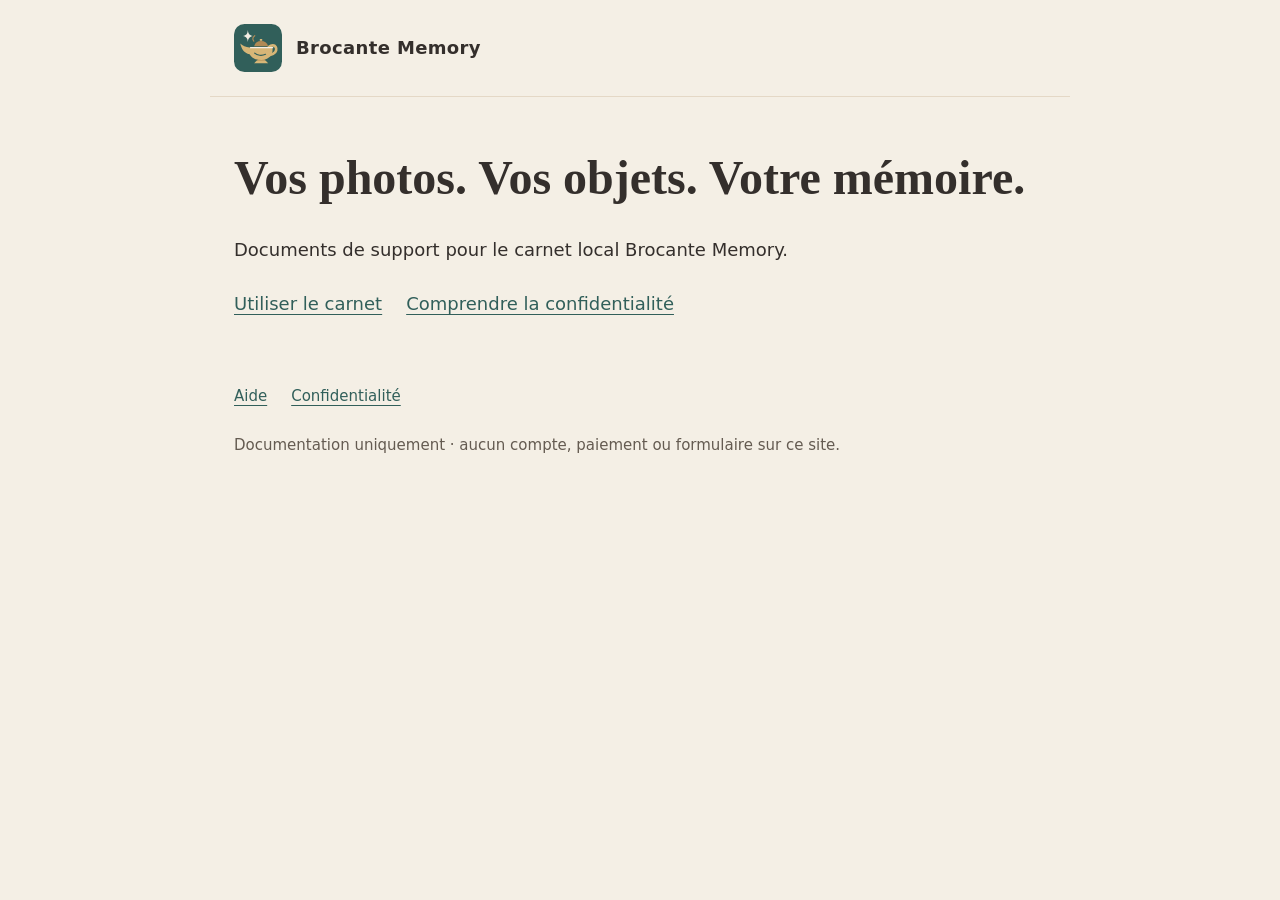
<file: index.html>
<!doctype html><html lang="fr"><head><meta charset="utf-8"><meta name="viewport" content="width=device-width,initial-scale=1"><title>Brocante Memory — Documents</title><link rel="stylesheet" href="./support.css"><meta http-equiv="Content-Security-Policy" content="default-src 'none'; style-src 'self'; img-src 'self'; base-uri 'none'; form-action 'none'; object-src 'none'"></head><body><header><img src="./icon.svg" alt=""><strong>Brocante Memory</strong></header><main><h1>Vos photos. Vos objets. Votre mémoire.</h1><p>Documents de support pour le carnet local Brocante Memory.</p><nav><a href="./support.html">Utiliser le carnet</a><a href="./privacy.html">Comprendre la confidentialité</a></nav></main><footer><nav><a href="./support.html">Aide</a><a href="./privacy.html">Confidentialité</a></nav><p>Documentation uniquement · aucun compte, paiement ou formulaire sur ce site.</p></footer></body></html>
</file>
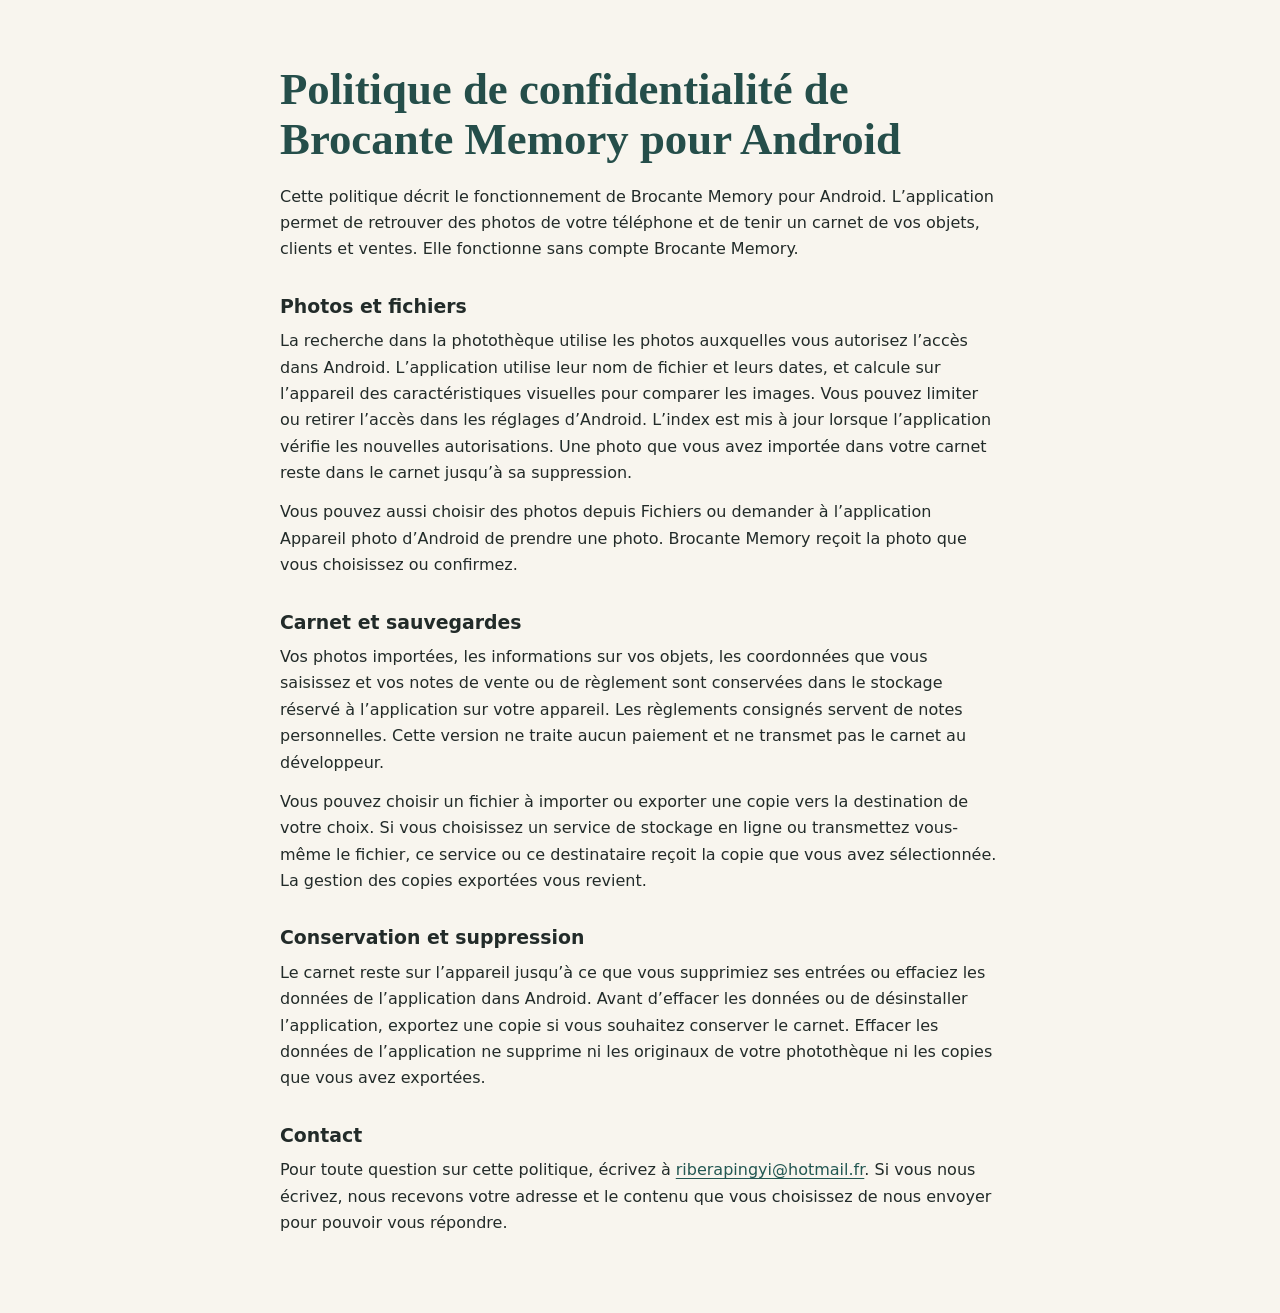
<file: privacy-android.html>
<!doctype html>
<html lang="fr">
<head>
  <meta charset="utf-8">
  <meta name="viewport" content="width=device-width, initial-scale=1">
  <title>Politique de confidentialité — Brocante Memory pour Android</title>
  <style>
    :root { color-scheme: light; background: #f8f5ee; color: #222b29; font: 100%/1.65 system-ui, sans-serif; }
    main { max-width: 45rem; margin-inline: auto; padding: clamp(1.5rem, 5vw, 3.5rem); }
    h1 { color: #254e4a; font: 600 clamp(1.8rem, 5vw, 2.8rem)/1.12 Georgia, serif; margin: 0 0 1.2rem; }
    h2 { font-size: 1.18rem; margin: 1.75rem 0 0.4rem; }
    p { margin: 0 0 0.8rem; }
    a { color: #225752; text-underline-offset: 0.2em; overflow-wrap: anywhere; }
  </style>
</head>
<body>
  <main>
    <h1>Politique de confidentialité de Brocante Memory pour Android</h1>
    <p>Cette politique décrit le fonctionnement de Brocante Memory pour Android. L’application permet de retrouver des photos de votre téléphone et de tenir un carnet de vos objets, clients et ventes. Elle fonctionne sans compte Brocante Memory.</p>

    <h2>Photos et fichiers</h2>
    <p>La recherche dans la photothèque utilise les photos auxquelles vous autorisez l’accès dans Android. L’application utilise leur nom de fichier et leurs dates, et calcule sur l’appareil des caractéristiques visuelles pour comparer les images. Vous pouvez limiter ou retirer l’accès dans les réglages d’Android. L’index est mis à jour lorsque l’application vérifie les nouvelles autorisations. Une photo que vous avez importée dans votre carnet reste dans le carnet jusqu’à sa suppression.</p>
    <p>Vous pouvez aussi choisir des photos depuis Fichiers ou demander à l’application Appareil photo d’Android de prendre une photo. Brocante Memory reçoit la photo que vous choisissez ou confirmez.</p>

    <h2>Carnet et sauvegardes</h2>
    <p>Vos photos importées, les informations sur vos objets, les coordonnées que vous saisissez et vos notes de vente ou de règlement sont conservées dans le stockage réservé à l’application sur votre appareil. Les règlements consignés servent de notes personnelles. Cette version ne traite aucun paiement et ne transmet pas le carnet au développeur.</p>
    <p>Vous pouvez choisir un fichier à importer ou exporter une copie vers la destination de votre choix. Si vous choisissez un service de stockage en ligne ou transmettez vous-même le fichier, ce service ou ce destinataire reçoit la copie que vous avez sélectionnée. La gestion des copies exportées vous revient.</p>

    <h2>Conservation et suppression</h2>
    <p>Le carnet reste sur l’appareil jusqu’à ce que vous supprimiez ses entrées ou effaciez les données de l’application dans Android. Avant d’effacer les données ou de désinstaller l’application, exportez une copie si vous souhaitez conserver le carnet. Effacer les données de l’application ne supprime ni les originaux de votre photothèque ni les copies que vous avez exportées.</p>

    <h2>Contact</h2>
    <p>Pour toute question sur cette politique, écrivez à <a href="mailto:riberapingyi@hotmail.fr">riberapingyi@hotmail.fr</a>. Si vous nous écrivez, nous recevons votre adresse et le contenu que vous choisissez de nous envoyer pour pouvoir vous répondre.</p>
  </main>
</body>
</html>
</file>
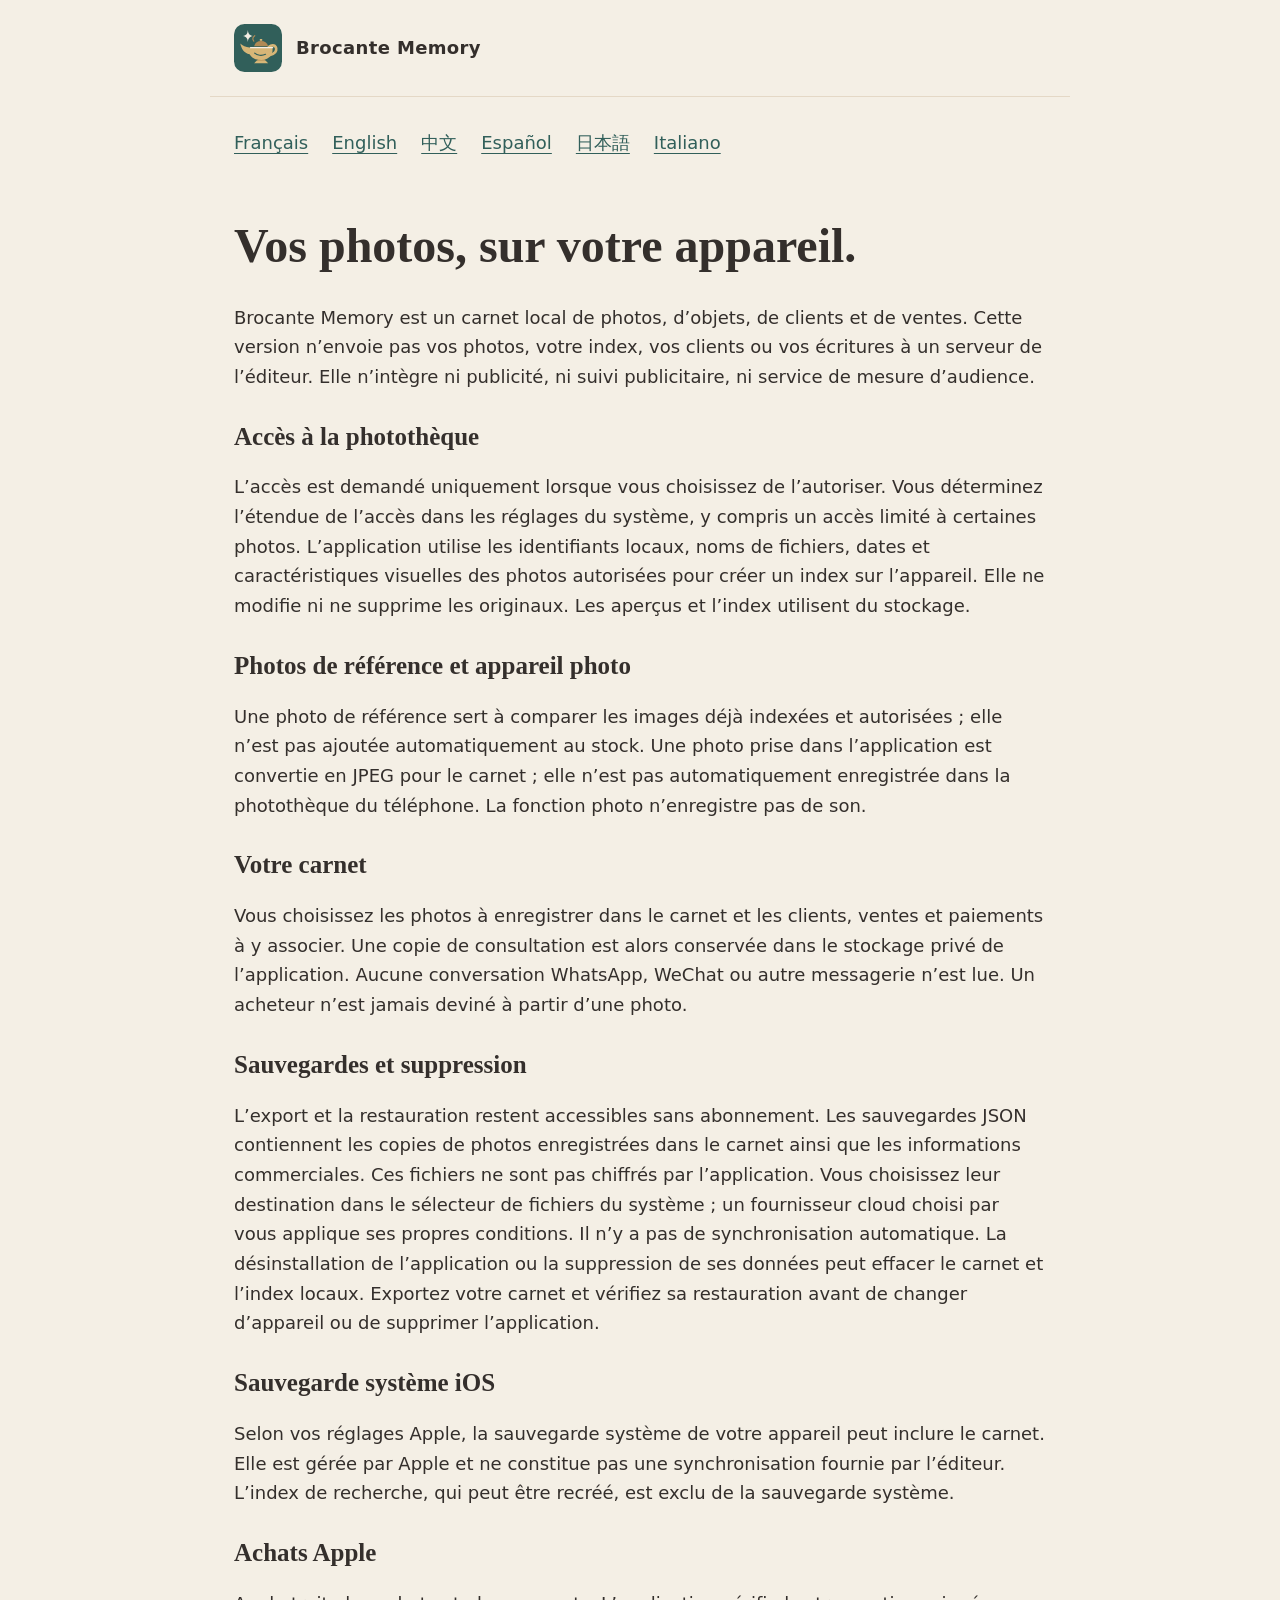
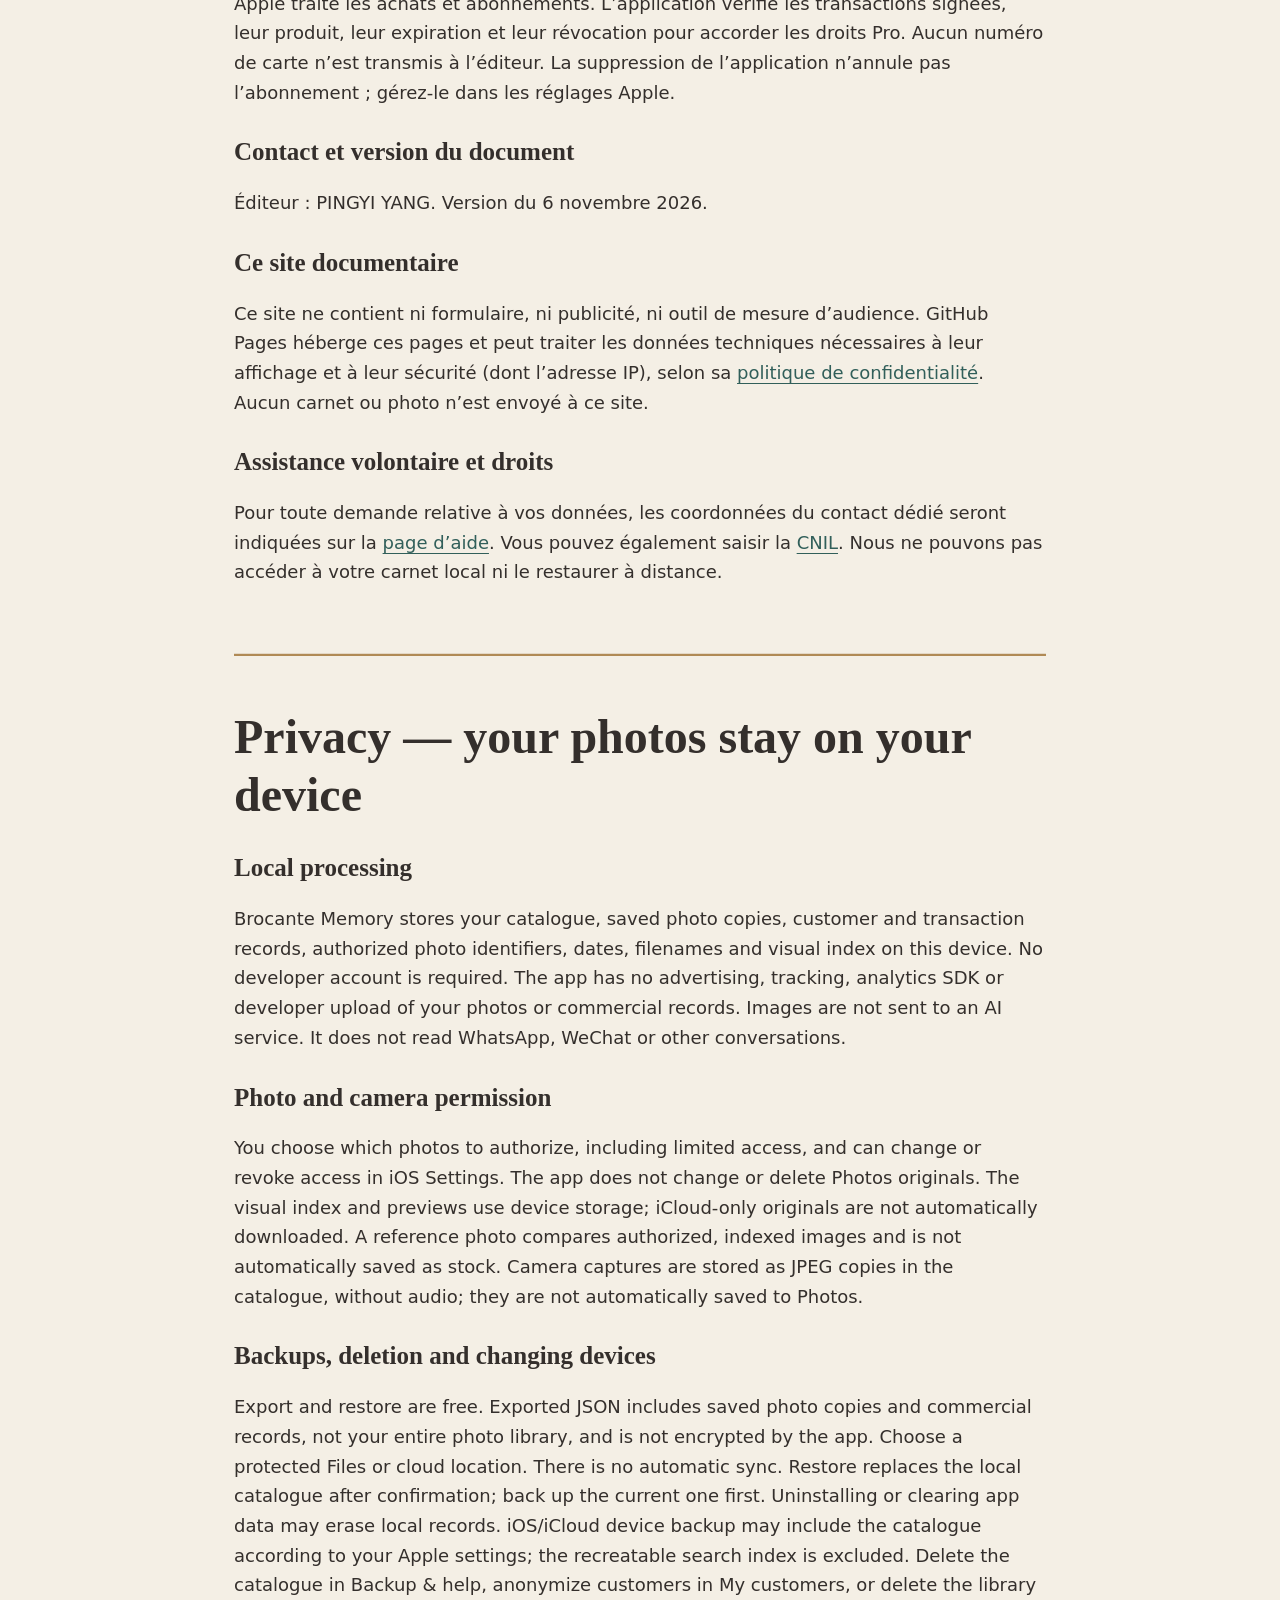
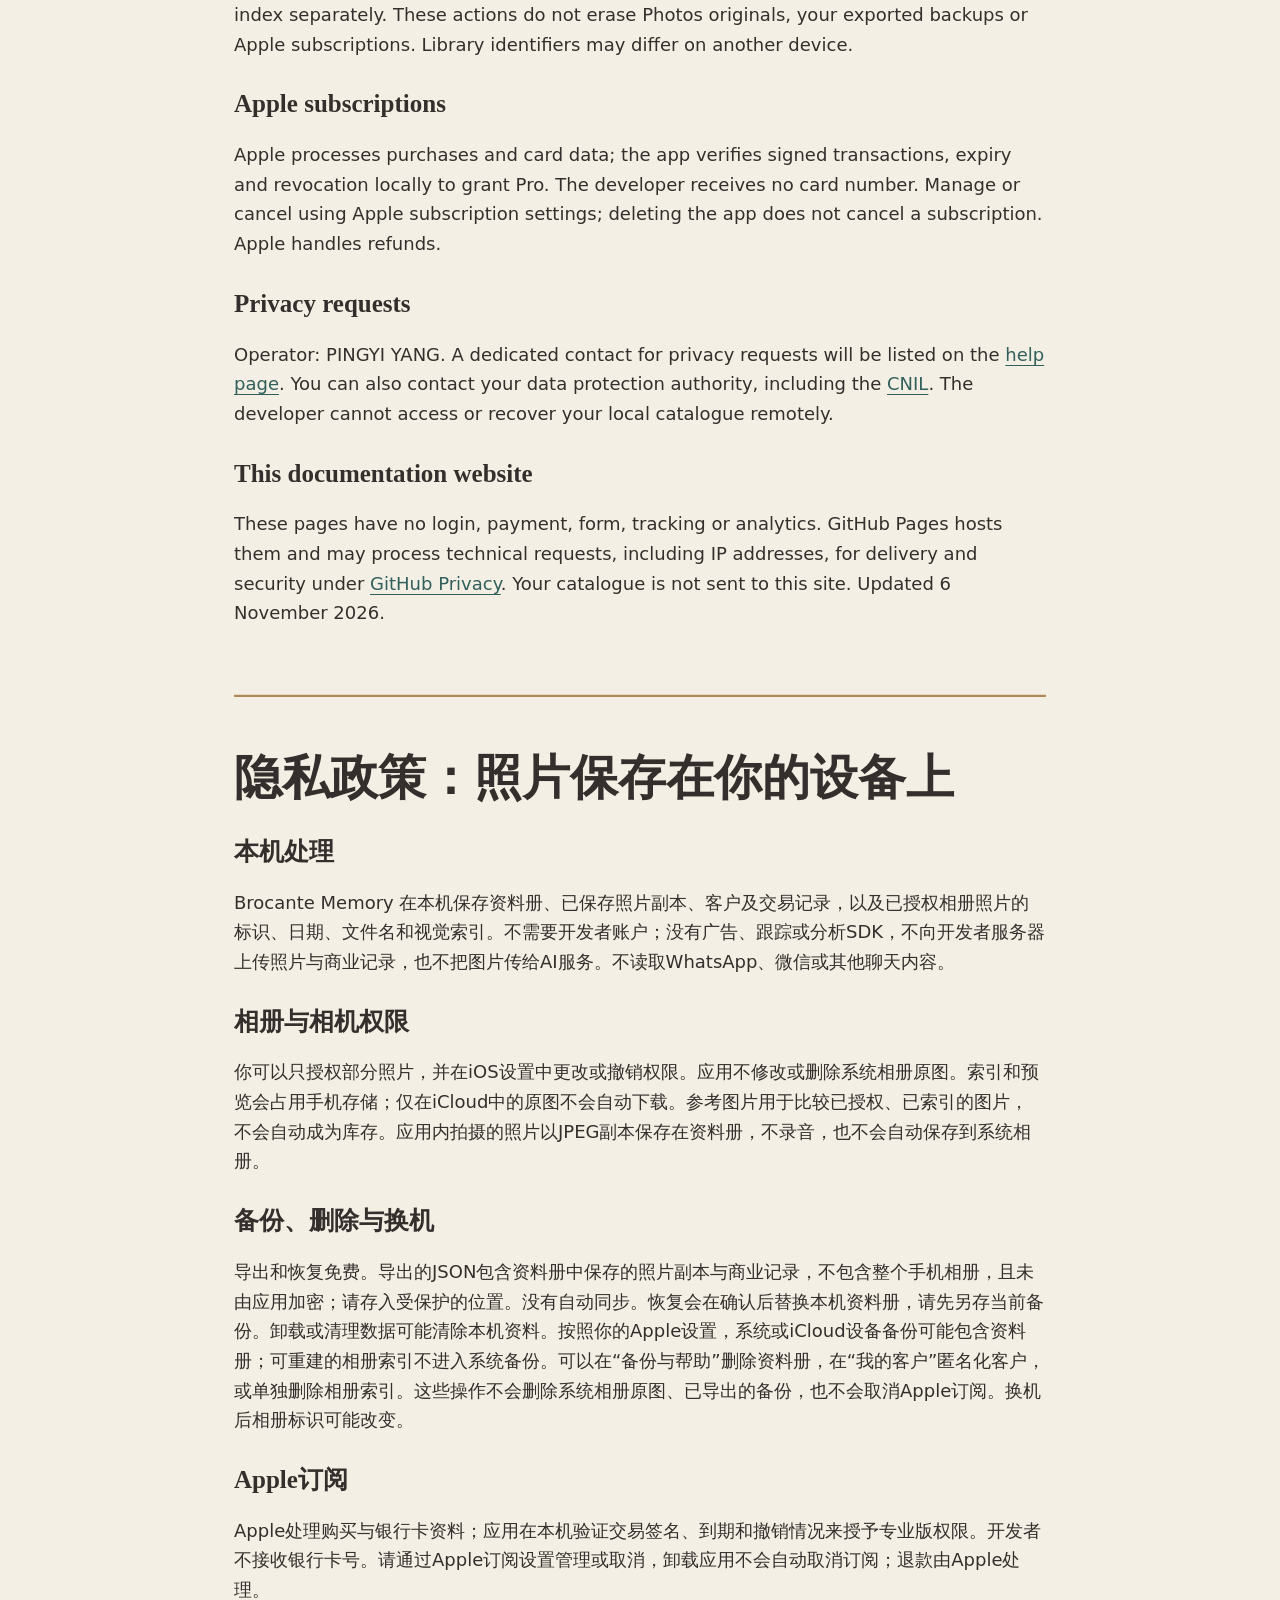
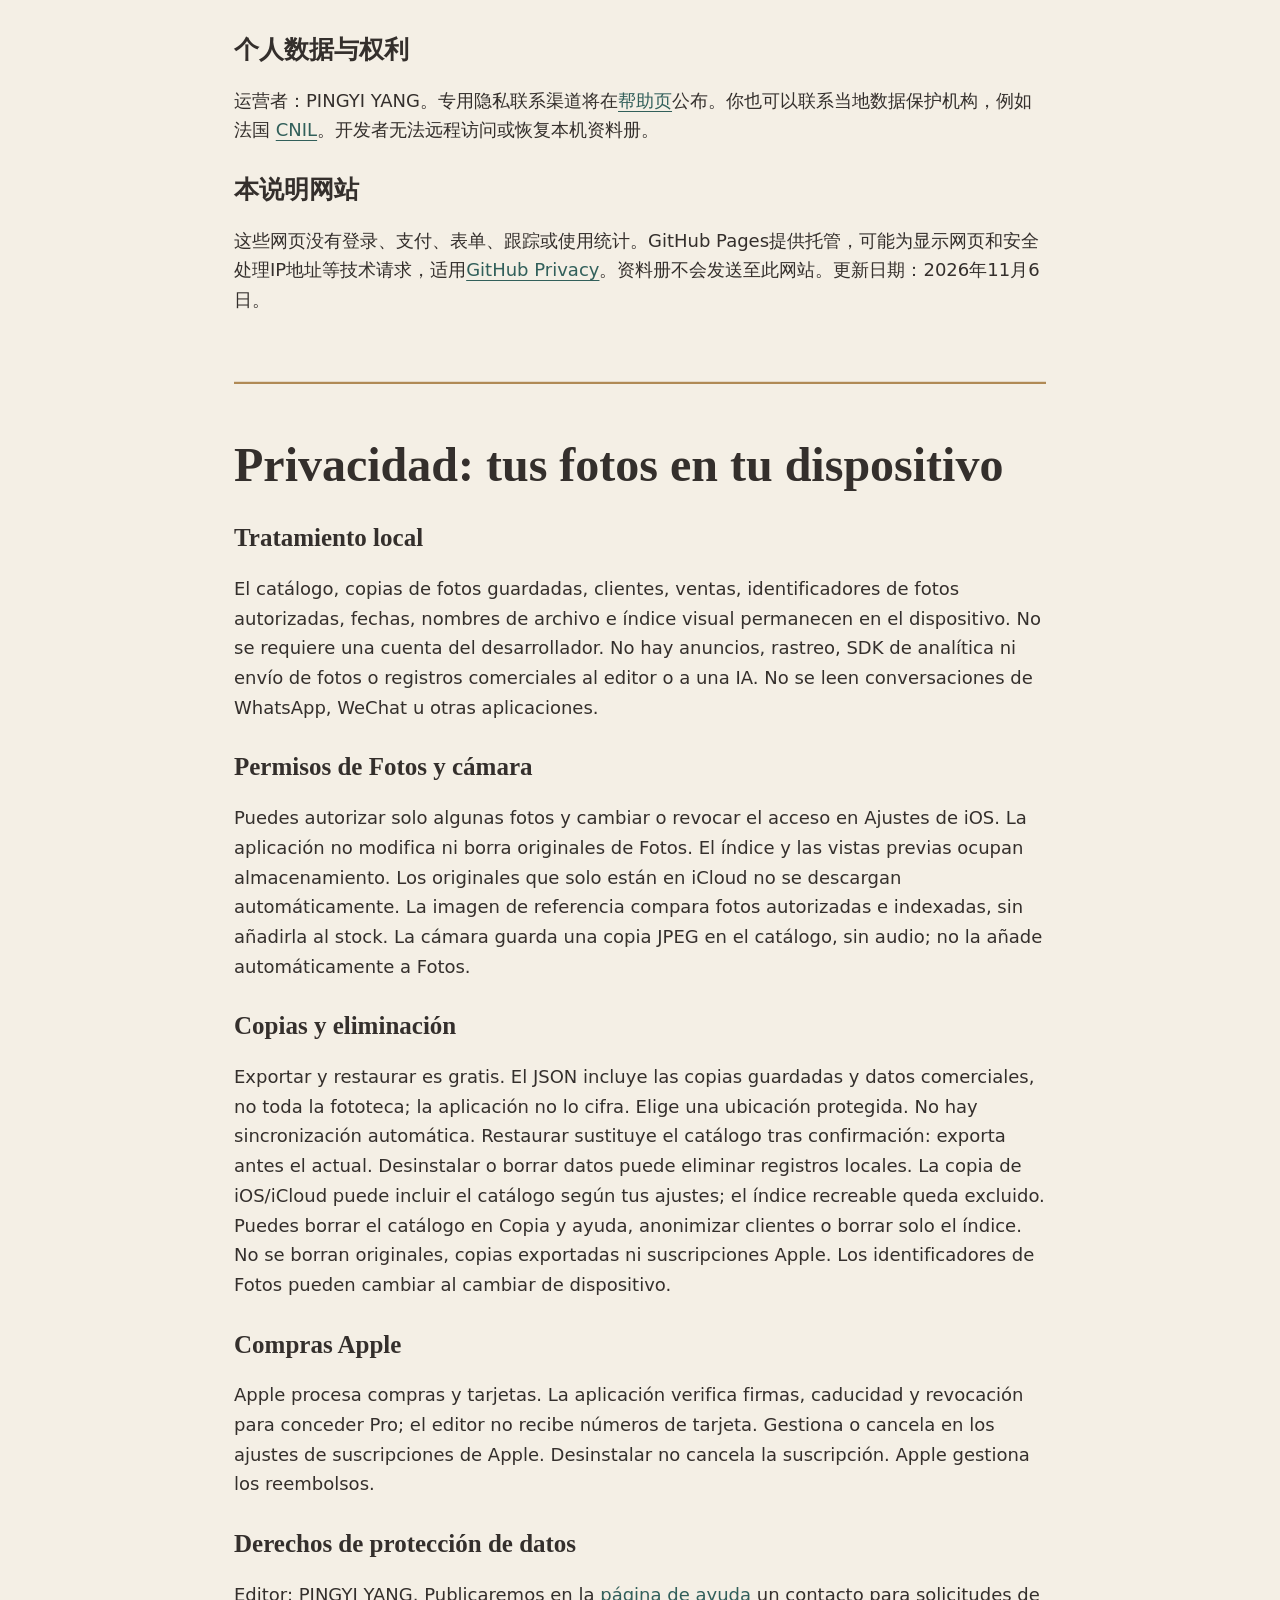
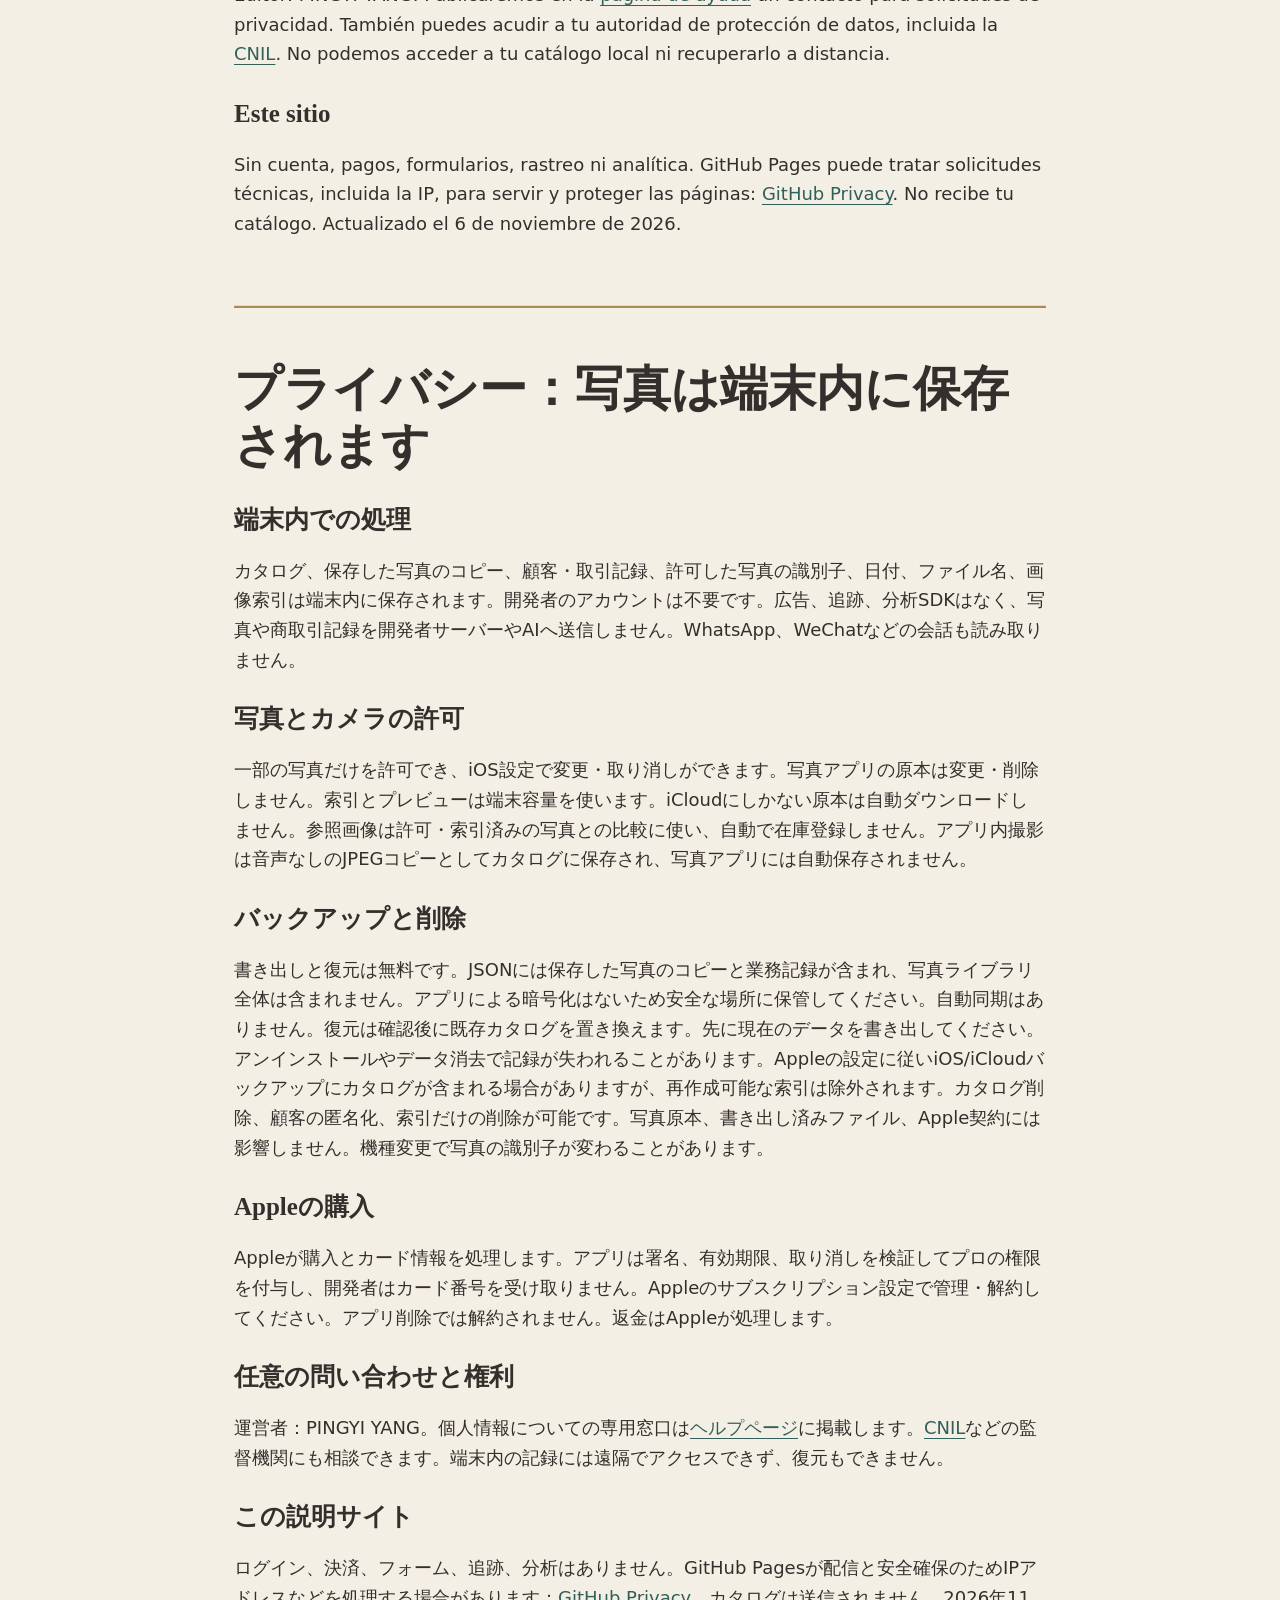
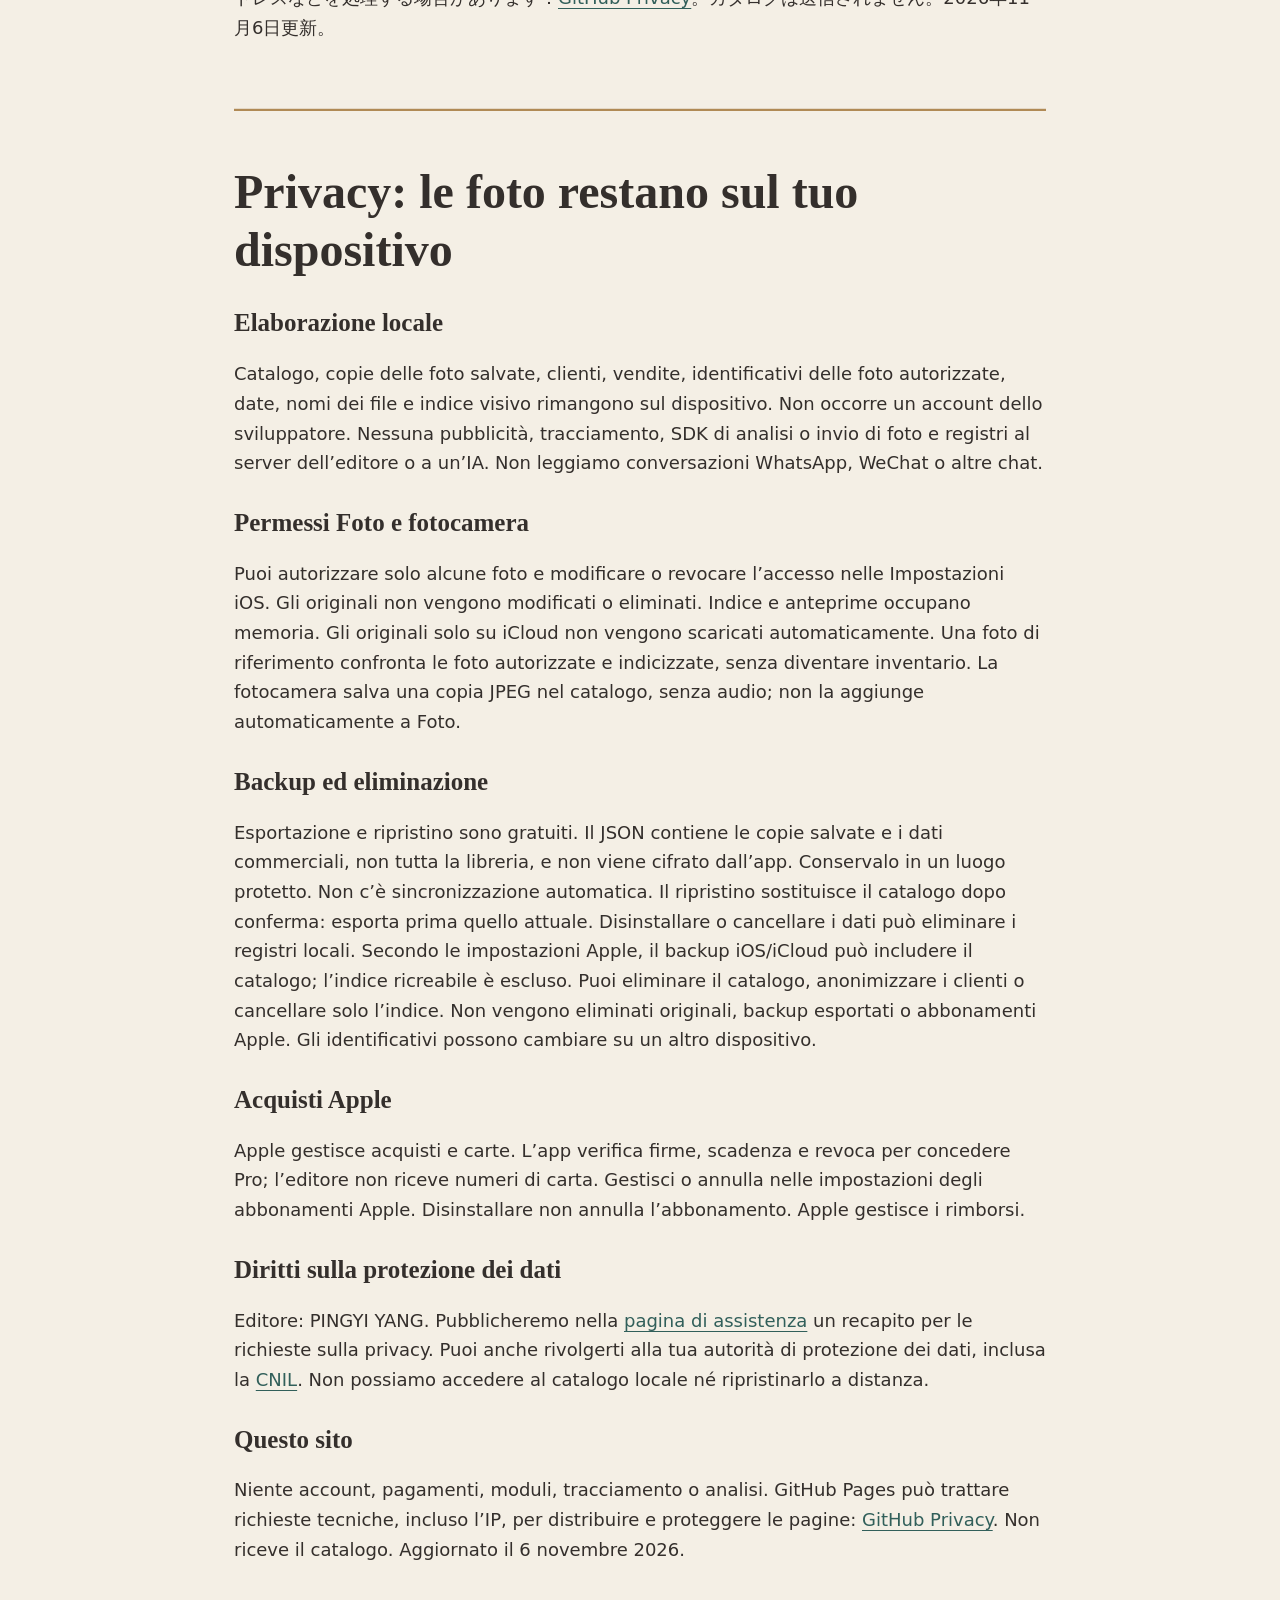
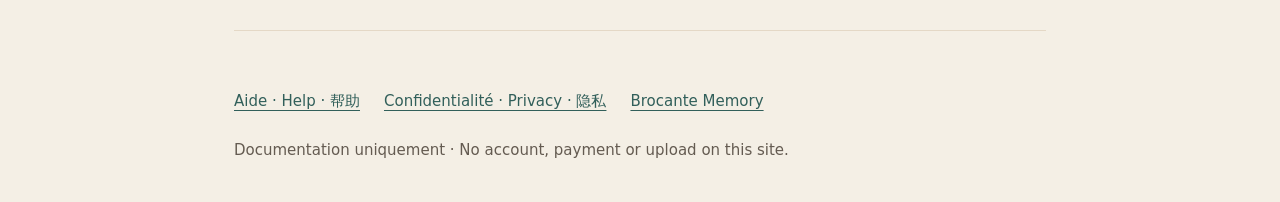
<file: privacy.html>
<!doctype html><html lang="fr"><head><meta charset="utf-8"><meta name="viewport" content="width=device-width,initial-scale=1"><title>Brocante Memory — Confidentialité</title><link rel="stylesheet" href="./support.css"><meta http-equiv="Content-Security-Policy" content="default-src 'none'; style-src 'self'; img-src 'self'; base-uri 'none'; form-action 'none'; object-src 'none'"></head><body><header><img src="./icon.svg" alt=""><strong>Brocante Memory</strong></header><main><nav aria-label="Languages"><a href="./privacy.html#fr" lang="fr">Français</a><a href="./privacy.html#en" lang="en">English</a><a href="./privacy.html#zh" lang="zh">中文</a><a href="./privacy.html#es" lang="es">Español</a><a href="./privacy.html#ja" lang="ja">日本語</a><a href="./privacy.html#it" lang="it">Italiano</a></nav><section class="language" id="fr" lang="fr"><h1>Vos photos, sur votre appareil.</h1><p>Brocante Memory est un carnet local de photos, d’objets, de clients et de ventes. Cette version n’envoie pas vos photos, votre index, vos clients ou vos écritures à un serveur de l’éditeur. Elle n’intègre ni publicité, ni suivi publicitaire, ni service de mesure d’audience.</p><h2>Accès à la photothèque</h2><p>L’accès est demandé uniquement lorsque vous choisissez de l’autoriser. Vous déterminez l’étendue de l’accès dans les réglages du système, y compris un accès limité à certaines photos. L’application utilise les identifiants locaux, noms de fichiers, dates et caractéristiques visuelles des photos autorisées pour créer un index sur l’appareil. Elle ne modifie ni ne supprime les originaux. Les aperçus et l’index utilisent du stockage.</p><h2>Photos de référence et appareil photo</h2><p>Une photo de référence sert à comparer les images déjà indexées et autorisées ; elle n’est pas ajoutée automatiquement au stock. Une photo prise dans l’application est convertie en JPEG pour le carnet ; elle n’est pas automatiquement enregistrée dans la photothèque du téléphone. La fonction photo n’enregistre pas de son.</p><h2>Votre carnet</h2><p>Vous choisissez les photos à enregistrer dans le carnet et les clients, ventes et paiements à y associer. Une copie de consultation est alors conservée dans le stockage privé de l’application. Aucune conversation WhatsApp, WeChat ou autre messagerie n’est lue. Un acheteur n’est jamais deviné à partir d’une photo.</p><h2>Sauvegardes et suppression</h2><p>L’export et la restauration restent accessibles sans abonnement. Les sauvegardes JSON contiennent les copies de photos enregistrées dans le carnet ainsi que les informations commerciales. Ces fichiers ne sont pas chiffrés par l’application. Vous choisissez leur destination dans le sélecteur de fichiers du système ; un fournisseur cloud choisi par vous applique ses propres conditions. Il n’y a pas de synchronisation automatique. La désinstallation de l’application ou la suppression de ses données peut effacer le carnet et l’index locaux. Exportez votre carnet et vérifiez sa restauration avant de changer d’appareil ou de supprimer l’application.</p><h2>Sauvegarde système iOS</h2><p>Selon vos réglages Apple, la sauvegarde système de votre appareil peut inclure le carnet. Elle est gérée par Apple et ne constitue pas une synchronisation fournie par l’éditeur. L’index de recherche, qui peut être recréé, est exclu de la sauvegarde système.</p><h2>Achats Apple</h2><p>Apple traite les achats et abonnements. L’application vérifie les transactions signées, leur produit, leur expiration et leur révocation pour accorder les droits Pro. Aucun numéro de carte n’est transmis à l’éditeur. La suppression de l’application n’annule pas l’abonnement ; gérez-le dans les réglages Apple.</p><h2>Contact et version du document</h2><p>Éditeur : PINGYI YANG. Version du 6 novembre 2026.</p><h2>Ce site documentaire</h2><p>Ce site ne contient ni formulaire, ni publicité, ni outil de mesure d’audience. GitHub Pages héberge ces pages et peut traiter les données techniques nécessaires à leur affichage et à leur sécurité (dont l’adresse IP), selon sa <a href="https://docs.github.com/en/site-policy/privacy-policies/github-general-privacy-statement">politique de confidentialité</a>. Aucun carnet ou photo n’est envoyé à ce site.</p><h2>Assistance volontaire et droits</h2><p>Pour toute demande relative à vos données, les coordonnées du contact dédié seront indiquées sur la <a href="./support.html#fr">page d’aide</a>. Vous pouvez également saisir la <a href="https://www.cnil.fr/fr/mes-demarches/les-droits-pour-maitriser-vos-donnees-personnelles">CNIL</a>. Nous ne pouvons pas accéder à votre carnet local ni le restaurer à distance.</p></section><section class="language" id="en" lang="en"><h1>Privacy — your photos stay on your device</h1><h2>Local processing</h2><p>Brocante Memory stores your catalogue, saved photo copies, customer and transaction records, authorized photo identifiers, dates, filenames and visual index on this device. No developer account is required. The app has no advertising, tracking, analytics SDK or developer upload of your photos or commercial records. Images are not sent to an AI service. It does not read WhatsApp, WeChat or other conversations.</p><h2>Photo and camera permission</h2><p>You choose which photos to authorize, including limited access, and can change or revoke access in iOS Settings. The app does not change or delete Photos originals. The visual index and previews use device storage; iCloud-only originals are not automatically downloaded. A reference photo compares authorized, indexed images and is not automatically saved as stock. Camera captures are stored as JPEG copies in the catalogue, without audio; they are not automatically saved to Photos.</p><h2>Backups, deletion and changing devices</h2><p>Export and restore are free. Exported JSON includes saved photo copies and commercial records, not your entire photo library, and is not encrypted by the app. Choose a protected Files or cloud location. There is no automatic sync. Restore replaces the local catalogue after confirmation; back up the current one first. Uninstalling or clearing app data may erase local records. iOS/iCloud device backup may include the catalogue according to your Apple settings; the recreatable search index is excluded. Delete the catalogue in Backup & help, anonymize customers in My customers, or delete the library index separately. These actions do not erase Photos originals, your exported backups or Apple subscriptions. Library identifiers may differ on another device.</p><h2>Apple subscriptions</h2><p>Apple processes purchases and card data; the app verifies signed transactions, expiry and revocation locally to grant Pro. The developer receives no card number. Manage or cancel using Apple subscription settings; deleting the app does not cancel a subscription. Apple handles refunds.</p><h2>Privacy requests</h2><p>Operator: PINGYI YANG. A dedicated contact for privacy requests will be listed on the <a href="./support.html#en">help page</a>. You can also contact your data protection authority, including the <a href="https://www.cnil.fr/fr/mes-demarches/les-droits-pour-maitriser-vos-donnees-personnelles">CNIL</a>. The developer cannot access or recover your local catalogue remotely.</p><h2>This documentation website</h2><p>These pages have no login, payment, form, tracking or analytics. GitHub Pages hosts them and may process technical requests, including IP addresses, for delivery and security under <a href="https://docs.github.com/en/site-policy/privacy-policies/github-general-privacy-statement">GitHub Privacy</a>. Your catalogue is not sent to this site. Updated 6 November 2026.</p></section><section class="language" id="zh" lang="zh"><h1>隐私政策：照片保存在你的设备上</h1><h2>本机处理</h2><p>Brocante Memory 在本机保存资料册、已保存照片副本、客户及交易记录，以及已授权相册照片的标识、日期、文件名和视觉索引。不需要开发者账户；没有广告、跟踪或分析SDK，不向开发者服务器上传照片与商业记录，也不把图片传给AI服务。不读取WhatsApp、微信或其他聊天内容。</p><h2>相册与相机权限</h2><p>你可以只授权部分照片，并在iOS设置中更改或撤销权限。应用不修改或删除系统相册原图。索引和预览会占用手机存储；仅在iCloud中的原图不会自动下载。参考图片用于比较已授权、已索引的图片，不会自动成为库存。应用内拍摄的照片以JPEG副本保存在资料册，不录音，也不会自动保存到系统相册。</p><h2>备份、删除与换机</h2><p>导出和恢复免费。导出的JSON包含资料册中保存的照片副本与商业记录，不包含整个手机相册，且未由应用加密；请存入受保护的位置。没有自动同步。恢复会在确认后替换本机资料册，请先另存当前备份。卸载或清理数据可能清除本机资料。按照你的Apple设置，系统或iCloud设备备份可能包含资料册；可重建的相册索引不进入系统备份。可以在“备份与帮助”删除资料册，在“我的客户”匿名化客户，或单独删除相册索引。这些操作不会删除系统相册原图、已导出的备份，也不会取消Apple订阅。换机后相册标识可能改变。</p><h2>Apple订阅</h2><p>Apple处理购买与银行卡资料；应用在本机验证交易签名、到期和撤销情况来授予专业版权限。开发者不接收银行卡号。请通过Apple订阅设置管理或取消，卸载应用不会自动取消订阅；退款由Apple处理。</p><h2>个人数据与权利</h2><p>运营者：PINGYI YANG。专用隐私联系渠道将在<a href="./support.html#zh">帮助页</a>公布。你也可以联系当地数据保护机构，例如法国 <a href="https://www.cnil.fr/fr/mes-demarches/les-droits-pour-maitriser-vos-donnees-personnelles">CNIL</a>。开发者无法远程访问或恢复本机资料册。</p><h2>本说明网站</h2><p>这些网页没有登录、支付、表单、跟踪或使用统计。GitHub Pages提供托管，可能为显示网页和安全处理IP地址等技术请求，适用<a href="https://docs.github.com/en/site-policy/privacy-policies/github-general-privacy-statement">GitHub Privacy</a>。资料册不会发送至此网站。更新日期：2026年11月6日。</p></section><section class="language" id="es" lang="es"><h1>Privacidad: tus fotos en tu dispositivo</h1><h2>Tratamiento local</h2><p>El catálogo, copias de fotos guardadas, clientes, ventas, identificadores de fotos autorizadas, fechas, nombres de archivo e índice visual permanecen en el dispositivo. No se requiere una cuenta del desarrollador. No hay anuncios, rastreo, SDK de analítica ni envío de fotos o registros comerciales al editor o a una IA. No se leen conversaciones de WhatsApp, WeChat u otras aplicaciones.</p><h2>Permisos de Fotos y cámara</h2><p>Puedes autorizar solo algunas fotos y cambiar o revocar el acceso en Ajustes de iOS. La aplicación no modifica ni borra originales de Fotos. El índice y las vistas previas ocupan almacenamiento. Los originales que solo están en iCloud no se descargan automáticamente. La imagen de referencia compara fotos autorizadas e indexadas, sin añadirla al stock. La cámara guarda una copia JPEG en el catálogo, sin audio; no la añade automáticamente a Fotos.</p><h2>Copias y eliminación</h2><p>Exportar y restaurar es gratis. El JSON incluye las copias guardadas y datos comerciales, no toda la fototeca; la aplicación no lo cifra. Elige una ubicación protegida. No hay sincronización automática. Restaurar sustituye el catálogo tras confirmación: exporta antes el actual. Desinstalar o borrar datos puede eliminar registros locales. La copia de iOS/iCloud puede incluir el catálogo según tus ajustes; el índice recreable queda excluido. Puedes borrar el catálogo en Copia y ayuda, anonimizar clientes o borrar solo el índice. No se borran originales, copias exportadas ni suscripciones Apple. Los identificadores de Fotos pueden cambiar al cambiar de dispositivo.</p><h2>Compras Apple</h2><p>Apple procesa compras y tarjetas. La aplicación verifica firmas, caducidad y revocación para conceder Pro; el editor no recibe números de tarjeta. Gestiona o cancela en los ajustes de suscripciones de Apple. Desinstalar no cancela la suscripción. Apple gestiona los reembolsos.</p><h2>Derechos de protección de datos</h2><p>Editor: PINGYI YANG. Publicaremos en la <a href="./support.html#es">página de ayuda</a> un contacto para solicitudes de privacidad. También puedes acudir a tu autoridad de protección de datos, incluida la <a href="https://www.cnil.fr/fr/mes-demarches/les-droits-pour-maitriser-vos-donnees-personnelles">CNIL</a>. No podemos acceder a tu catálogo local ni recuperarlo a distancia.</p><h2>Este sitio</h2><p>Sin cuenta, pagos, formularios, rastreo ni analítica. GitHub Pages puede tratar solicitudes técnicas, incluida la IP, para servir y proteger las páginas: <a href="https://docs.github.com/en/site-policy/privacy-policies/github-general-privacy-statement">GitHub Privacy</a>. No recibe tu catálogo. Actualizado el 6 de noviembre de 2026.</p></section><section class="language" id="ja" lang="ja"><h1>プライバシー：写真は端末内に保存されます</h1><h2>端末内での処理</h2><p>カタログ、保存した写真のコピー、顧客・取引記録、許可した写真の識別子、日付、ファイル名、画像索引は端末内に保存されます。開発者のアカウントは不要です。広告、追跡、分析SDKはなく、写真や商取引記録を開発者サーバーやAIへ送信しません。WhatsApp、WeChatなどの会話も読み取りません。</p><h2>写真とカメラの許可</h2><p>一部の写真だけを許可でき、iOS設定で変更・取り消しができます。写真アプリの原本は変更・削除しません。索引とプレビューは端末容量を使います。iCloudにしかない原本は自動ダウンロードしません。参照画像は許可・索引済みの写真との比較に使い、自動で在庫登録しません。アプリ内撮影は音声なしのJPEGコピーとしてカタログに保存され、写真アプリには自動保存されません。</p><h2>バックアップと削除</h2><p>書き出しと復元は無料です。JSONには保存した写真のコピーと業務記録が含まれ、写真ライブラリ全体は含まれません。アプリによる暗号化はないため安全な場所に保管してください。自動同期はありません。復元は確認後に既存カタログを置き換えます。先に現在のデータを書き出してください。アンインストールやデータ消去で記録が失われることがあります。Appleの設定に従いiOS/iCloudバックアップにカタログが含まれる場合がありますが、再作成可能な索引は除外されます。カタログ削除、顧客の匿名化、索引だけの削除が可能です。写真原本、書き出し済みファイル、Apple契約には影響しません。機種変更で写真の識別子が変わることがあります。</p><h2>Appleの購入</h2><p>Appleが購入とカード情報を処理します。アプリは署名、有効期限、取り消しを検証してプロの権限を付与し、開発者はカード番号を受け取りません。Appleのサブスクリプション設定で管理・解約してください。アプリ削除では解約されません。返金はAppleが処理します。</p><h2>任意の問い合わせと権利</h2><p>運営者：PINGYI YANG。個人情報についての専用窓口は<a href="./support.html#ja">ヘルプページ</a>に掲載します。<a href="https://www.cnil.fr/fr/mes-demarches/les-droits-pour-maitriser-vos-donnees-personnelles">CNIL</a>などの監督機関にも相談できます。端末内の記録には遠隔でアクセスできず、復元もできません。</p><h2>この説明サイト</h2><p>ログイン、決済、フォーム、追跡、分析はありません。GitHub Pagesが配信と安全確保のためIPアドレスなどを処理する場合があります：<a href="https://docs.github.com/en/site-policy/privacy-policies/github-general-privacy-statement">GitHub Privacy</a>。カタログは送信されません。2026年11月6日更新。</p></section><section class="language" id="it" lang="it"><h1>Privacy: le foto restano sul tuo dispositivo</h1><h2>Elaborazione locale</h2><p>Catalogo, copie delle foto salvate, clienti, vendite, identificativi delle foto autorizzate, date, nomi dei file e indice visivo rimangono sul dispositivo. Non occorre un account dello sviluppatore. Nessuna pubblicità, tracciamento, SDK di analisi o invio di foto e registri al server dell’editore o a un’IA. Non leggiamo conversazioni WhatsApp, WeChat o altre chat.</p><h2>Permessi Foto e fotocamera</h2><p>Puoi autorizzare solo alcune foto e modificare o revocare l’accesso nelle Impostazioni iOS. Gli originali non vengono modificati o eliminati. Indice e anteprime occupano memoria. Gli originali solo su iCloud non vengono scaricati automaticamente. Una foto di riferimento confronta le foto autorizzate e indicizzate, senza diventare inventario. La fotocamera salva una copia JPEG nel catalogo, senza audio; non la aggiunge automaticamente a Foto.</p><h2>Backup ed eliminazione</h2><p>Esportazione e ripristino sono gratuiti. Il JSON contiene le copie salvate e i dati commerciali, non tutta la libreria, e non viene cifrato dall’app. Conservalo in un luogo protetto. Non c’è sincronizzazione automatica. Il ripristino sostituisce il catalogo dopo conferma: esporta prima quello attuale. Disinstallare o cancellare i dati può eliminare i registri locali. Secondo le impostazioni Apple, il backup iOS/iCloud può includere il catalogo; l’indice ricreabile è escluso. Puoi eliminare il catalogo, anonimizzare i clienti o cancellare solo l’indice. Non vengono eliminati originali, backup esportati o abbonamenti Apple. Gli identificativi possono cambiare su un altro dispositivo.</p><h2>Acquisti Apple</h2><p>Apple gestisce acquisti e carte. L’app verifica firme, scadenza e revoca per concedere Pro; l’editore non riceve numeri di carta. Gestisci o annulla nelle impostazioni degli abbonamenti Apple. Disinstallare non annulla l’abbonamento. Apple gestisce i rimborsi.</p><h2>Diritti sulla protezione dei dati</h2><p>Editore: PINGYI YANG. Pubblicheremo nella <a href="./support.html#it">pagina di assistenza</a> un recapito per le richieste sulla privacy. Puoi anche rivolgerti alla tua autorità di protezione dei dati, inclusa la <a href="https://www.cnil.fr/fr/mes-demarches/les-droits-pour-maitriser-vos-donnees-personnelles">CNIL</a>. Non possiamo accedere al catalogo locale né ripristinarlo a distanza.</p><h2>Questo sito</h2><p>Niente account, pagamenti, moduli, tracciamento o analisi. GitHub Pages può trattare richieste tecniche, incluso l’IP, per distribuire e proteggere le pagine: <a href="https://docs.github.com/en/site-policy/privacy-policies/github-general-privacy-statement">GitHub Privacy</a>. Non riceve il catalogo. Aggiornato il 6 novembre 2026.</p></section></main><footer><nav><a href="./support.html">Aide · Help · 帮助</a><a href="./privacy.html">Confidentialité · Privacy · 隐私</a><a href="./index.html">Brocante Memory</a></nav><p>Documentation uniquement · No account, payment or upload on this site.</p></footer></body></html>
</file>
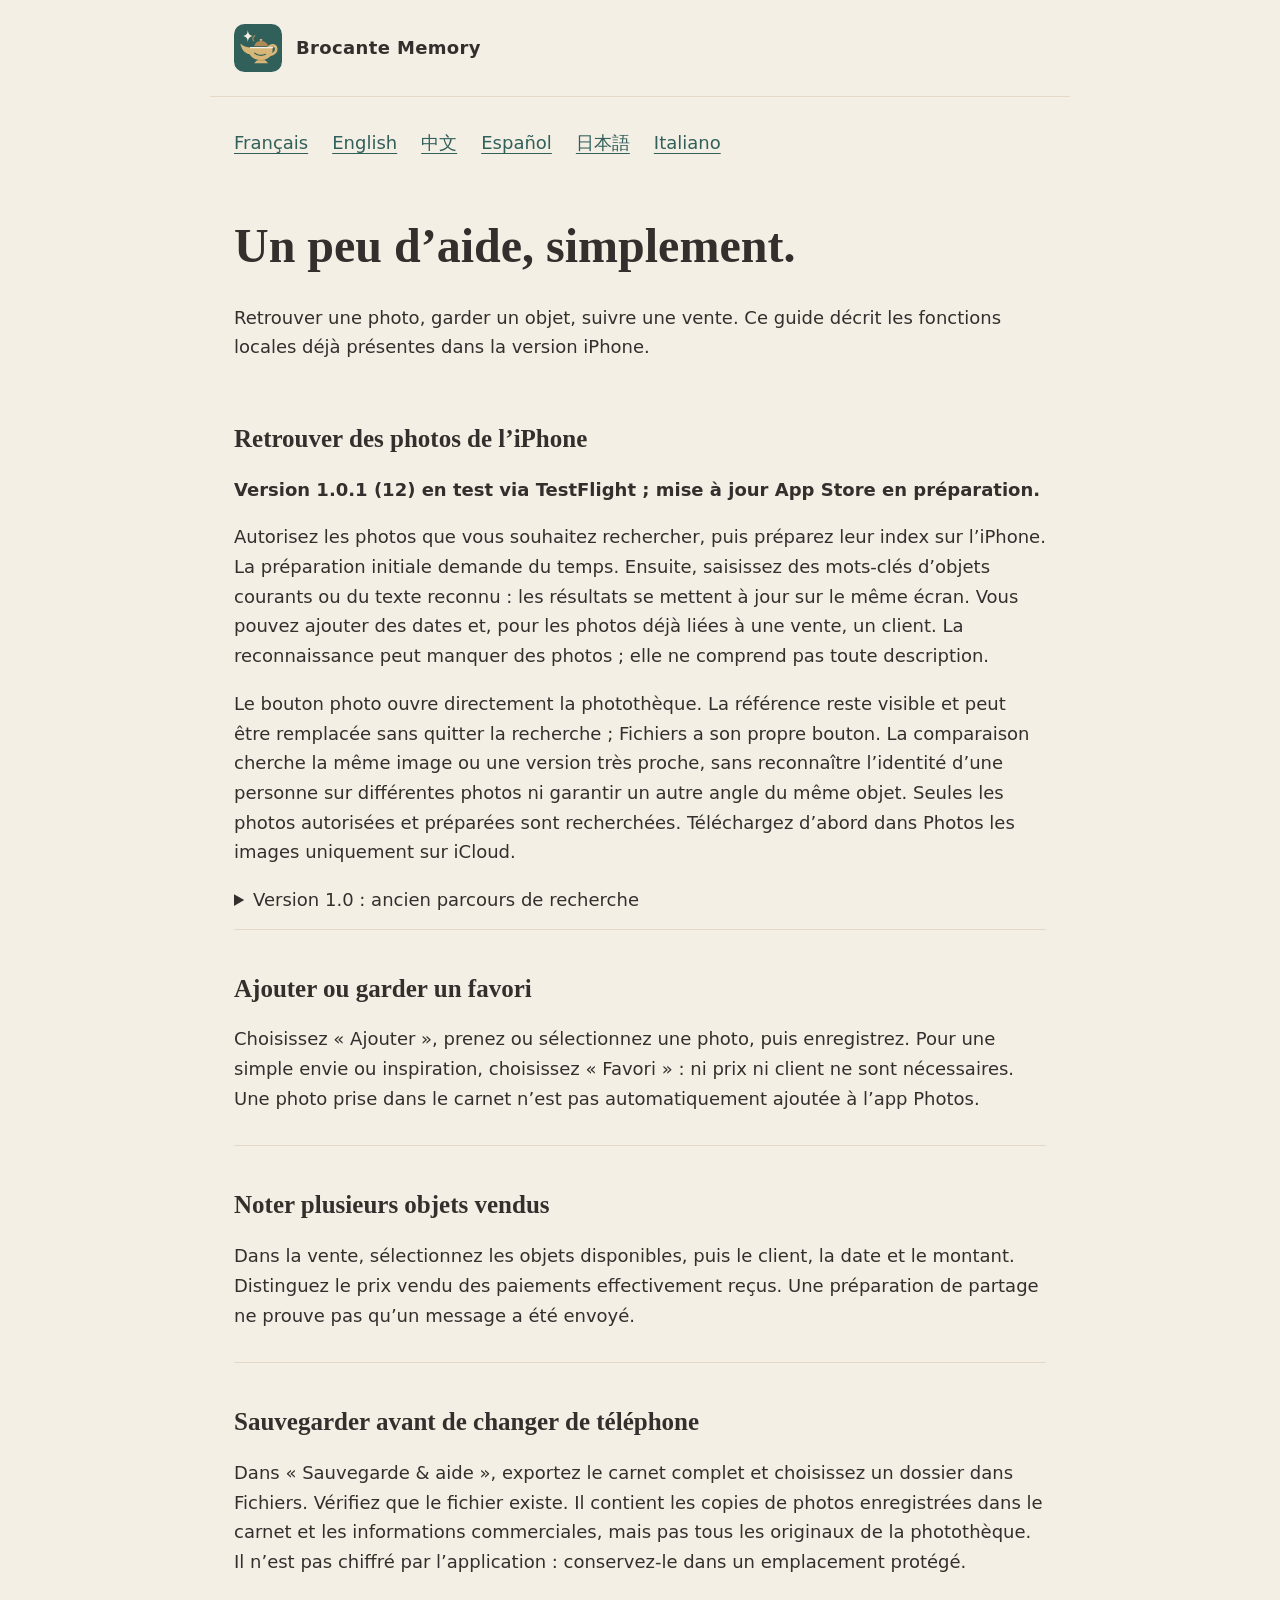
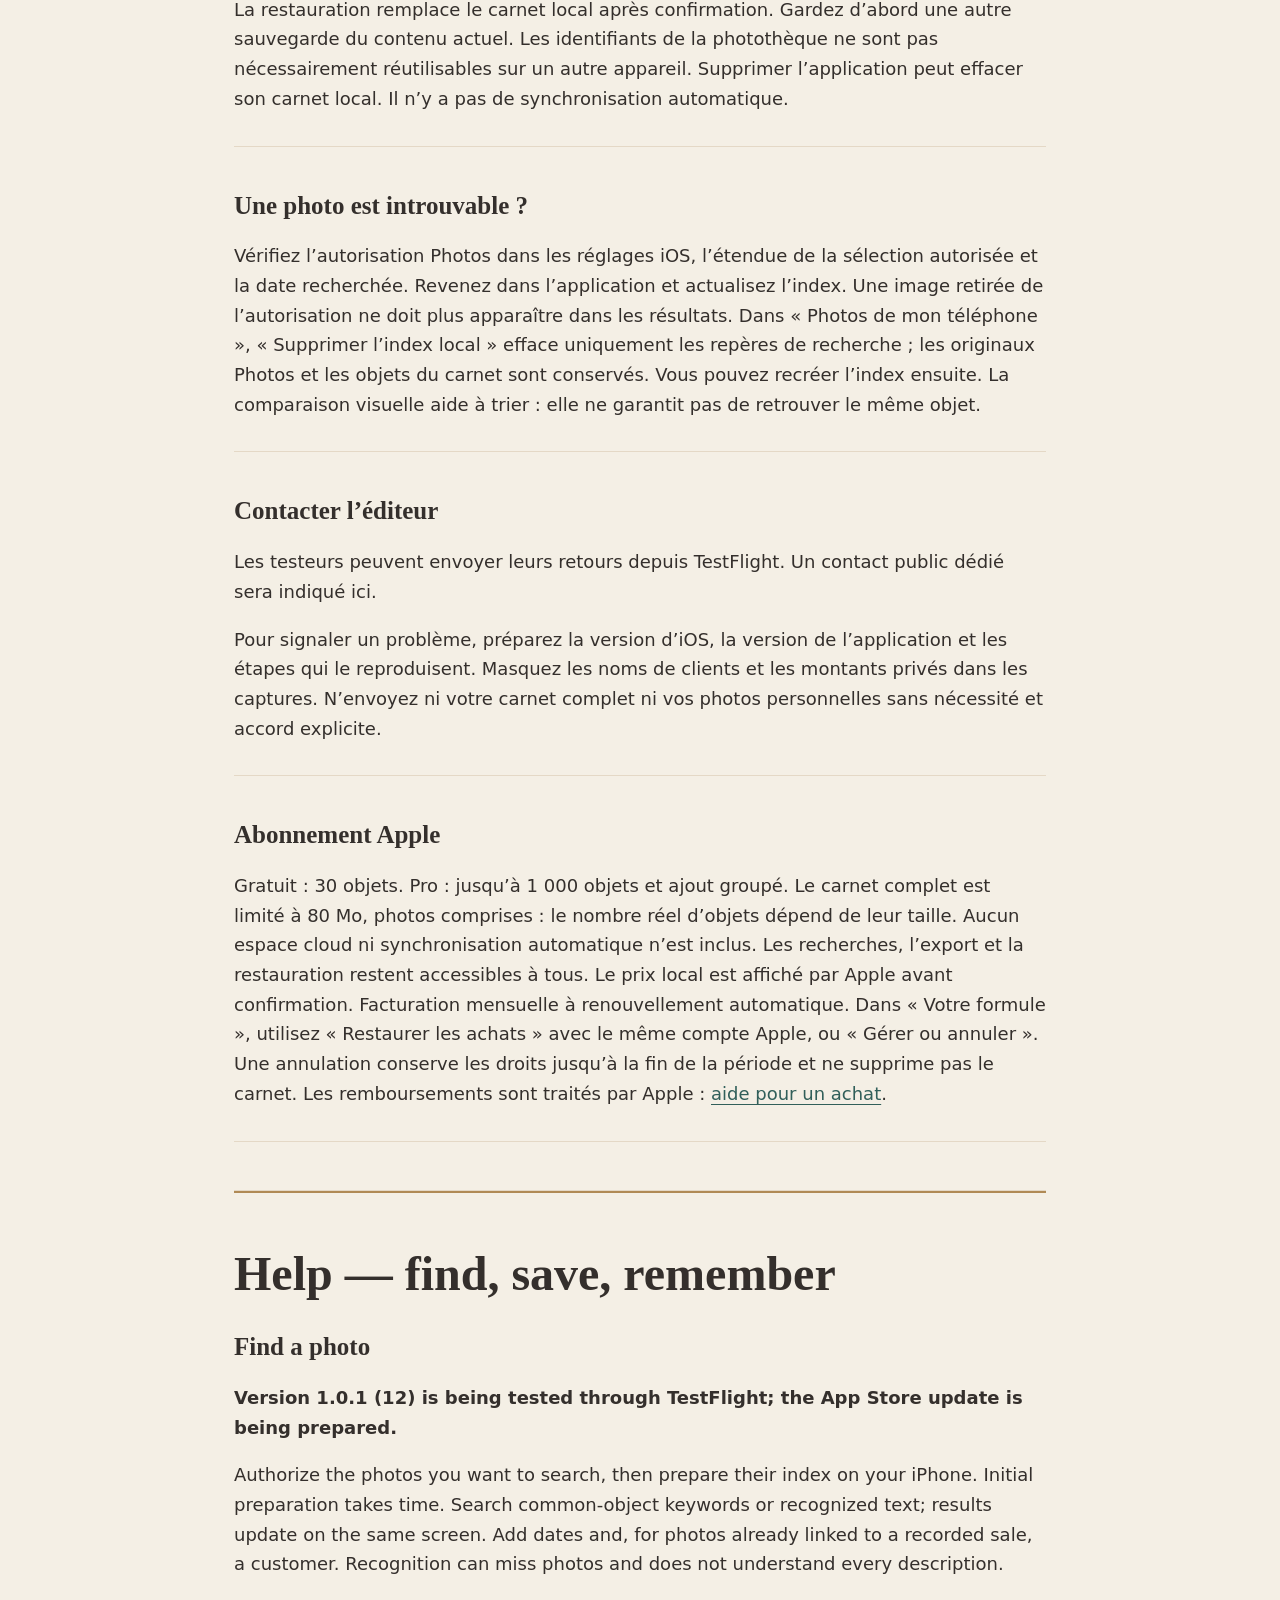
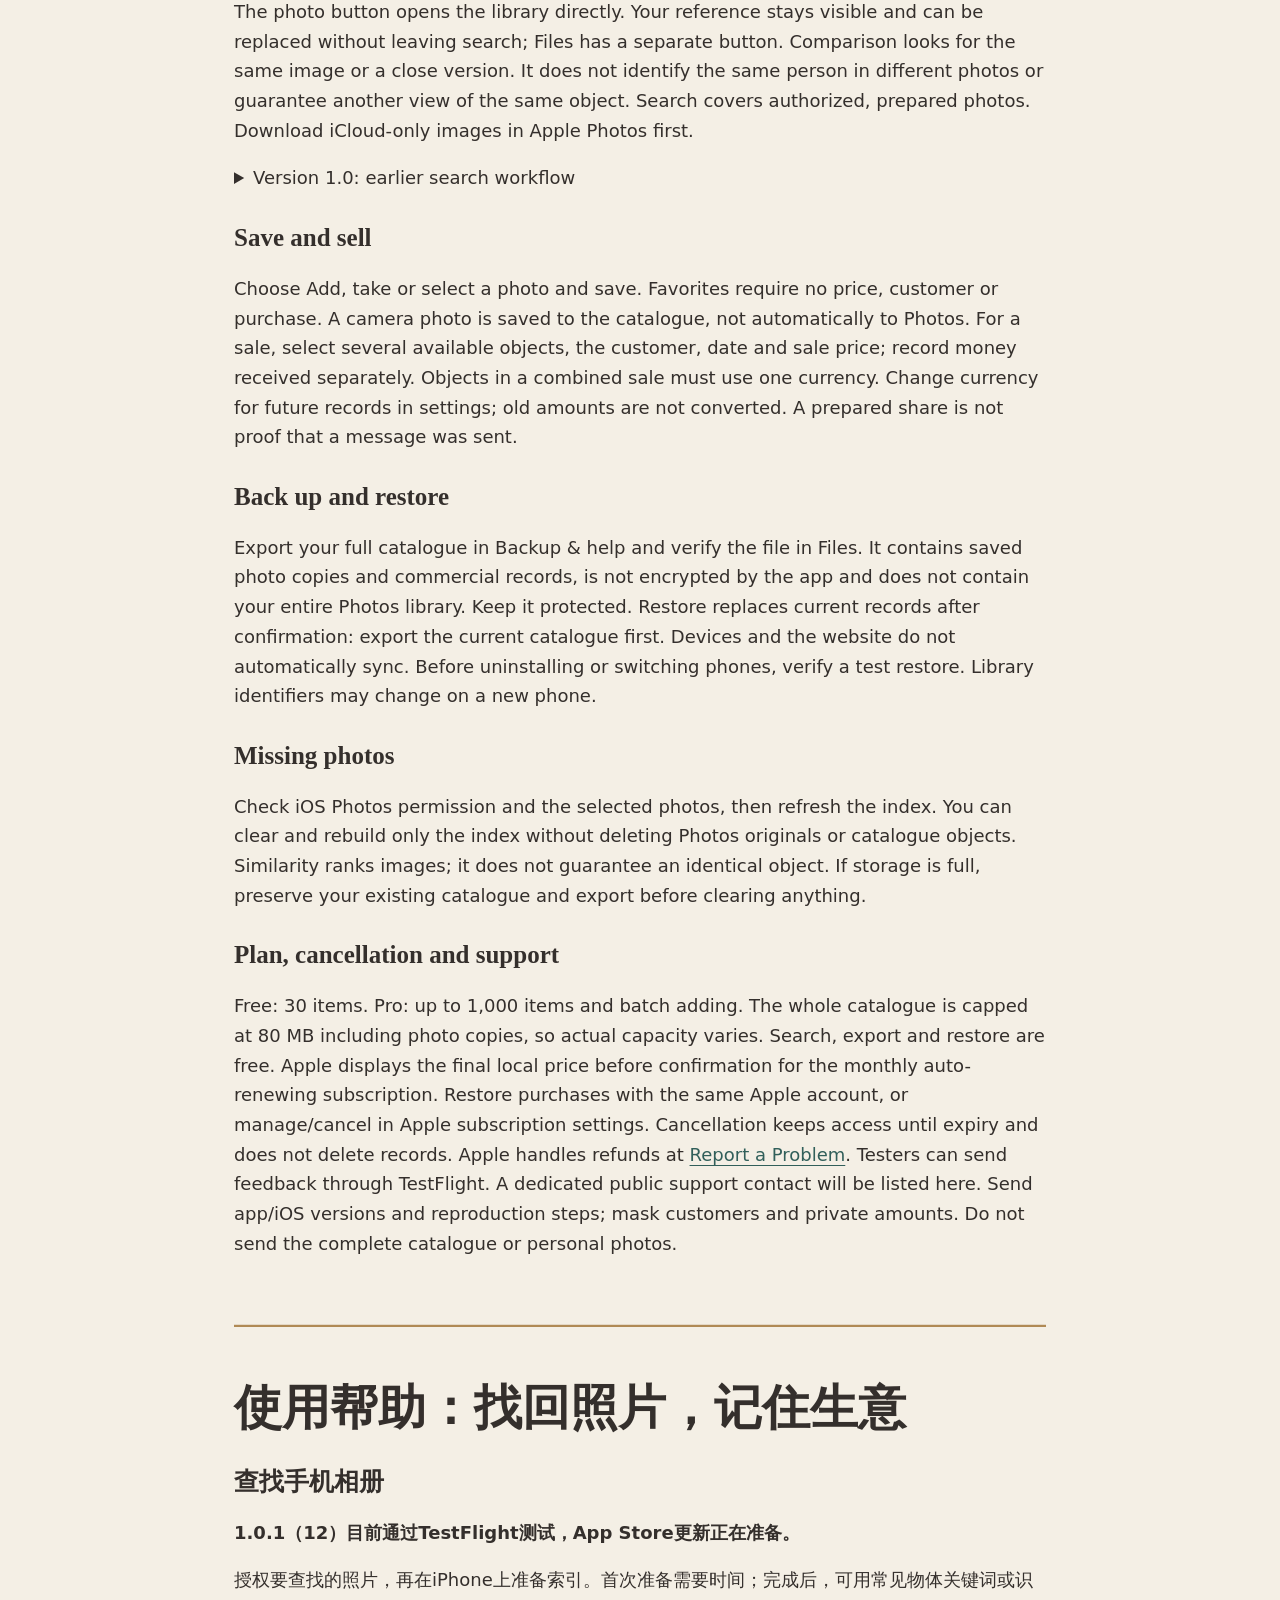
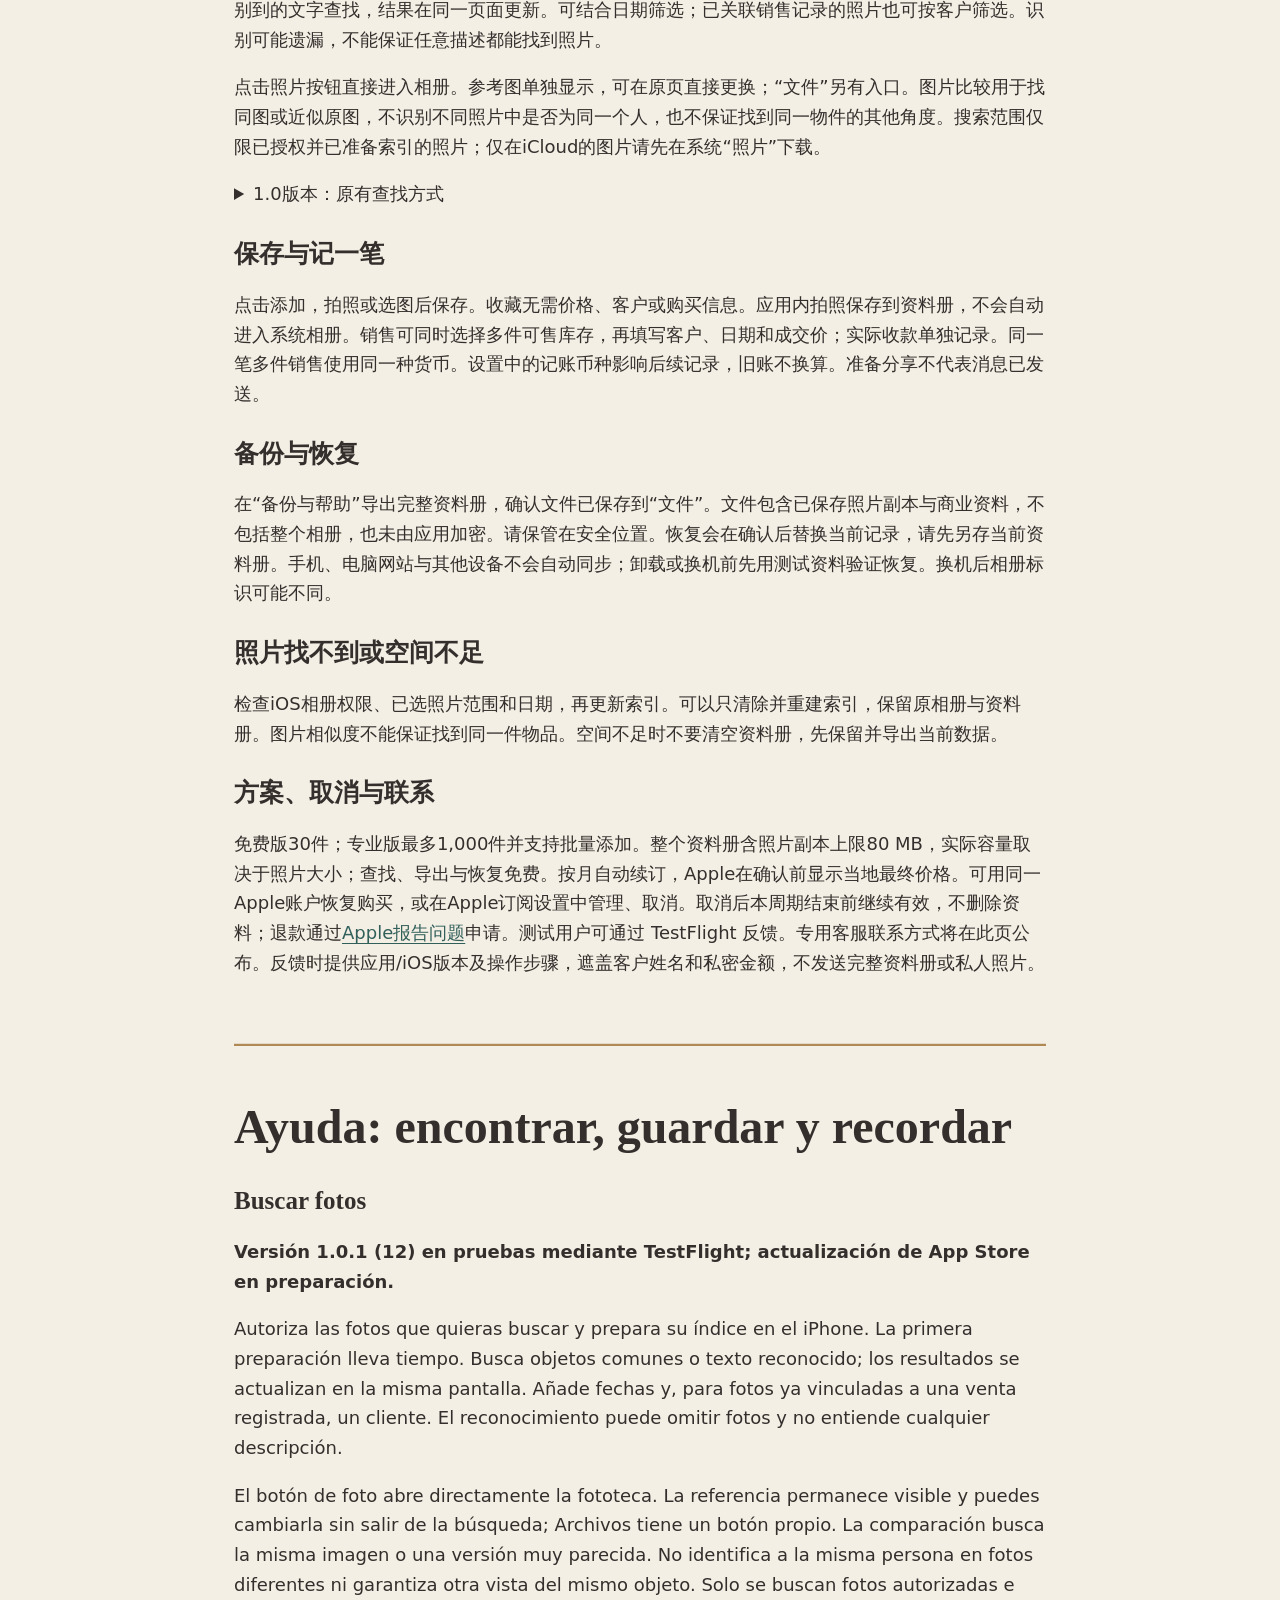
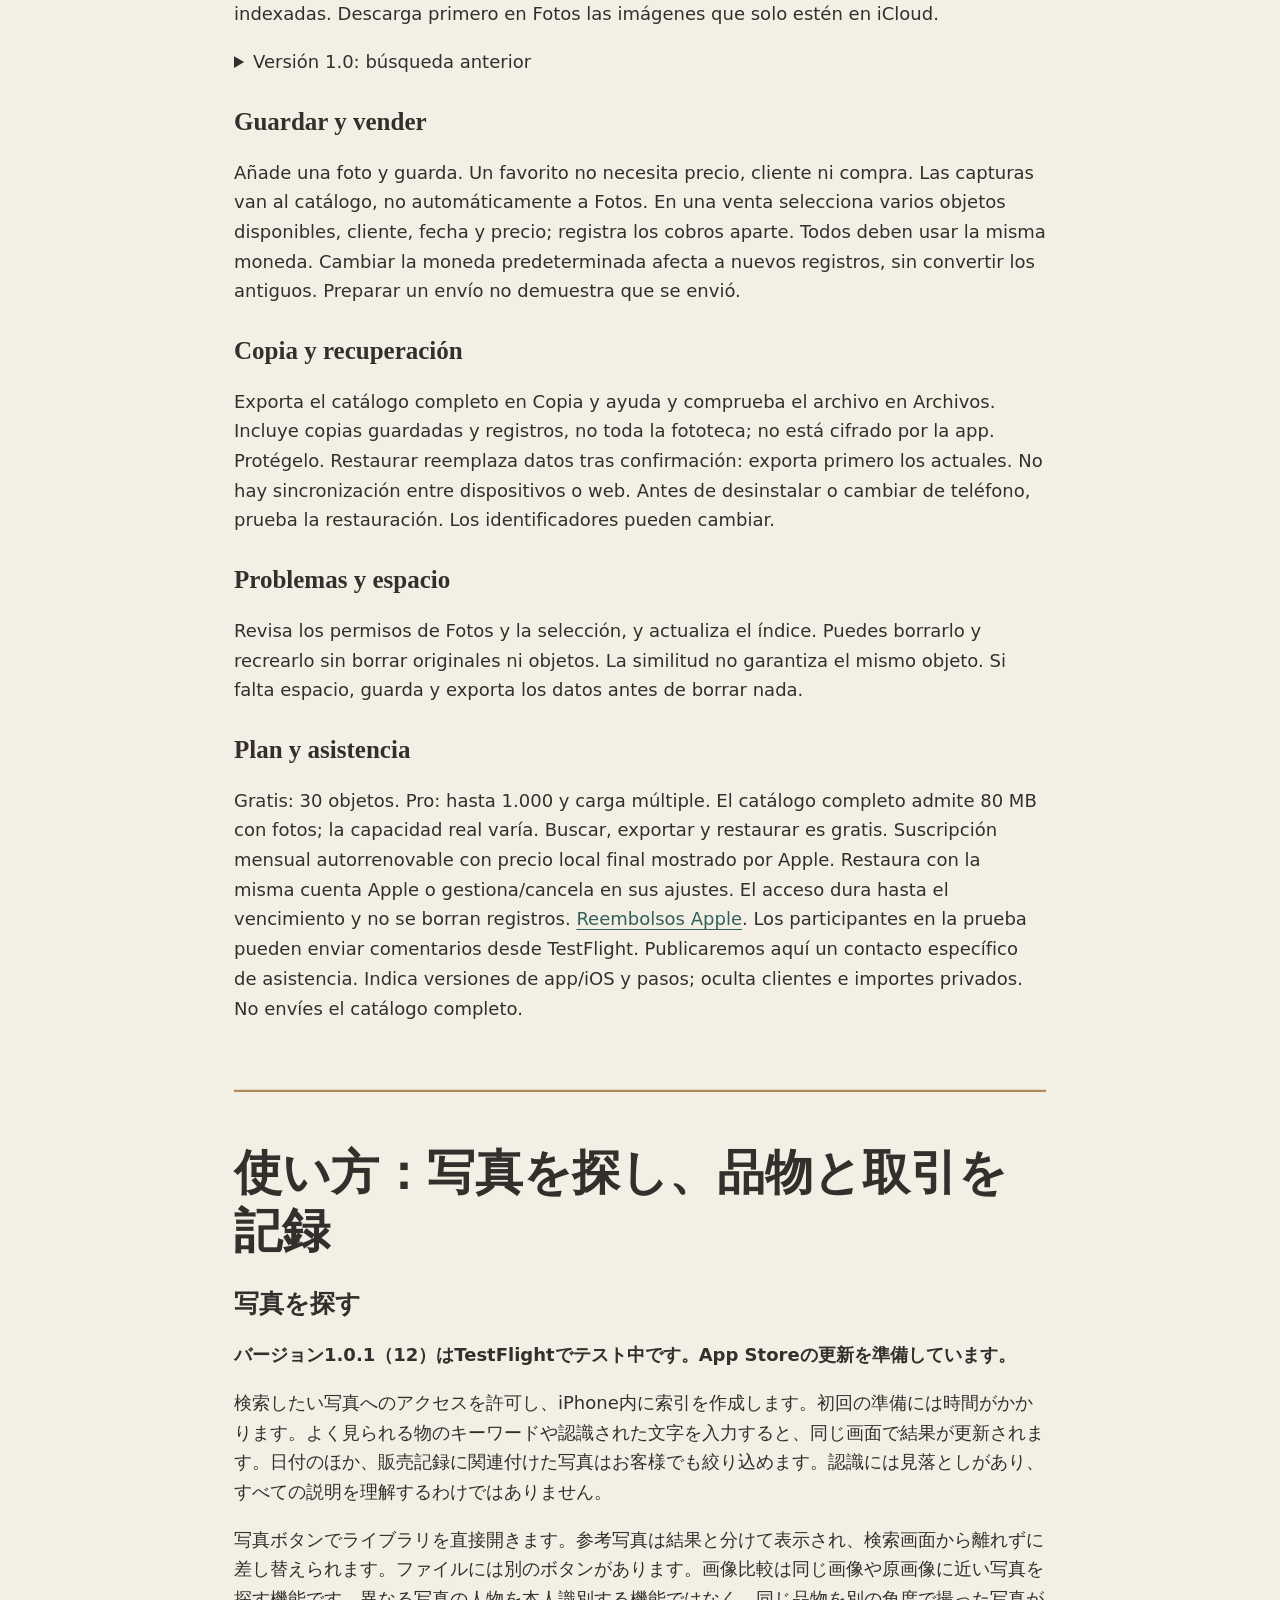
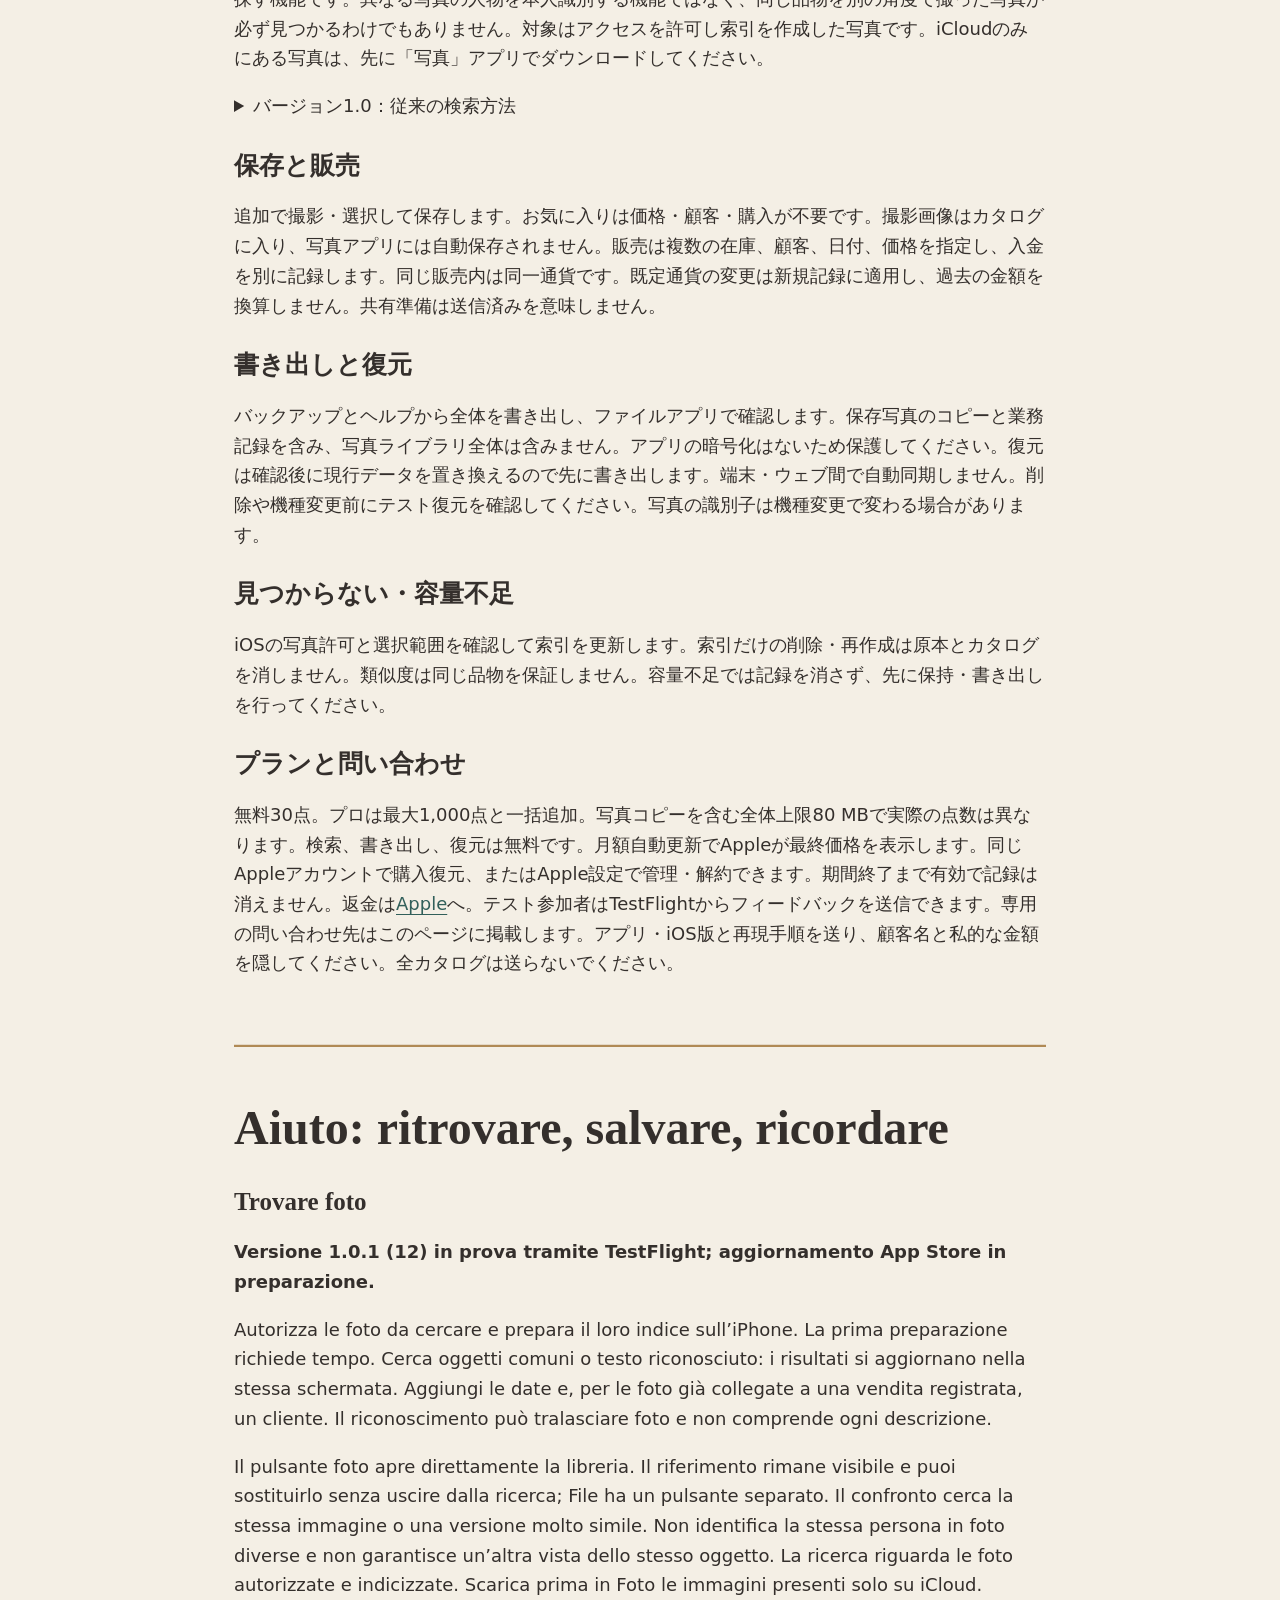
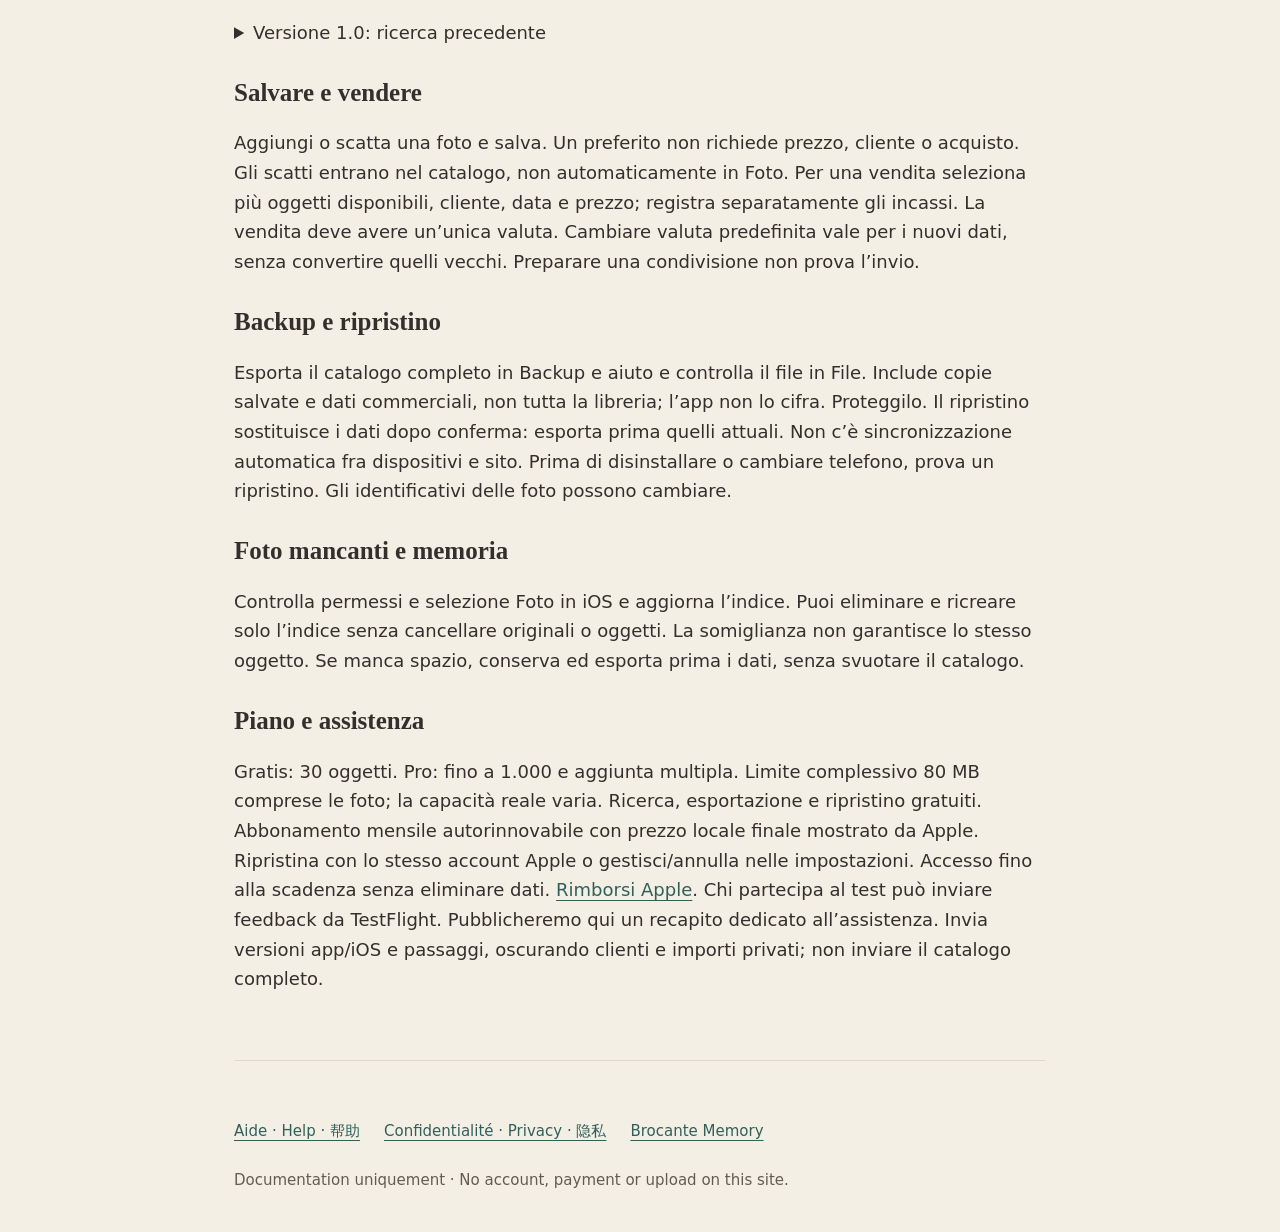
<file: support.html>
<!doctype html><html lang="fr"><head><meta charset="utf-8"><meta name="viewport" content="width=device-width,initial-scale=1"><title>Brocante Memory — Aide</title><link rel="stylesheet" href="./support.css"><meta http-equiv="Content-Security-Policy" content="default-src 'none'; style-src 'self'; img-src 'self'; base-uri 'none'; form-action 'none'; object-src 'none'"></head><body><header><img src="./icon.svg" alt=""><strong>Brocante Memory</strong></header><main><nav aria-label="Languages"><a href="./support.html#fr" lang="fr">Français</a><a href="./support.html#en" lang="en">English</a><a href="./support.html#zh" lang="zh">中文</a><a href="./support.html#es" lang="es">Español</a><a href="./support.html#ja" lang="ja">日本語</a><a href="./support.html#it" lang="it">Italiano</a></nav><section class="language" id="fr" lang="fr">
<h1>Un peu d’aide, simplement.</h1><p>Retrouver une photo, garder un objet, suivre une vente. Ce guide décrit les fonctions locales déjà présentes dans la version iPhone.</p>
<section><h2>Retrouver des photos de l’iPhone</h2><p><strong>Version 1.0.1 (12) en test via TestFlight ; mise à jour App Store en préparation.</strong></p><p>Autorisez les photos que vous souhaitez rechercher, puis préparez leur index sur l’iPhone. La préparation initiale demande du temps. Ensuite, saisissez des mots-clés d’objets courants ou du texte reconnu : les résultats se mettent à jour sur le même écran. Vous pouvez ajouter des dates et, pour les photos déjà liées à une vente, un client. La reconnaissance peut manquer des photos ; elle ne comprend pas toute description.</p><p>Le bouton photo ouvre directement la photothèque. La référence reste visible et peut être remplacée sans quitter la recherche ; Fichiers a son propre bouton. La comparaison cherche la même image ou une version très proche, sans reconnaître l’identité d’une personne sur différentes photos ni garantir un autre angle du même objet. Seules les photos autorisées et préparées sont recherchées. Téléchargez d’abord dans Photos les images uniquement sur iCloud.</p><details><summary>Version 1.0 : ancien parcours de recherche</summary><p>Ouvrez « Photos de mon téléphone », puis autorisez seulement les photos que vous voulez utiliser. Lancez la création de l’index. Vous pouvez ensuite filtrer par date ou nom de fichier, ou sélectionner une image de référence JPEG, PNG ou WebP pour classer les photos visuellement proches.</p><p>La description du contenu d’une image n’est pas encore reconnue. Le filtre acheteur concerne seulement les photos que vous avez volontairement reliées à un objet et à une vente. Les originaux disponibles uniquement dans iCloud ne sont pas téléchargés automatiquement.</p></details></section>
<section><h2>Ajouter ou garder un favori</h2><p>Choisissez « Ajouter », prenez ou sélectionnez une photo, puis enregistrez. Pour une simple envie ou inspiration, choisissez « Favori » : ni prix ni client ne sont nécessaires. Une photo prise dans le carnet n’est pas automatiquement ajoutée à l’app Photos.</p></section>
<section><h2>Noter plusieurs objets vendus</h2><p>Dans la vente, sélectionnez les objets disponibles, puis le client, la date et le montant. Distinguez le prix vendu des paiements effectivement reçus. Une préparation de partage ne prouve pas qu’un message a été envoyé.</p></section>
<section><h2>Sauvegarder avant de changer de téléphone</h2><p>Dans « Sauvegarde &amp; aide », exportez le carnet complet et choisissez un dossier dans Fichiers. Vérifiez que le fichier existe. Il contient les copies de photos enregistrées dans le carnet et les informations commerciales, mais pas tous les originaux de la photothèque. Il n’est pas chiffré par l’application : conservez-le dans un emplacement protégé.</p><p>La restauration remplace le carnet local après confirmation. Gardez d’abord une autre sauvegarde du contenu actuel. Les identifiants de la photothèque ne sont pas nécessairement réutilisables sur un autre appareil. Supprimer l’application peut effacer son carnet local. Il n’y a pas de synchronisation automatique.</p></section>
<section><h2>Une photo est introuvable ?</h2><p>Vérifiez l’autorisation Photos dans les réglages iOS, l’étendue de la sélection autorisée et la date recherchée. Revenez dans l’application et actualisez l’index. Une image retirée de l’autorisation ne doit plus apparaître dans les résultats. Dans « Photos de mon téléphone », « Supprimer l’index local » efface uniquement les repères de recherche ; les originaux Photos et les objets du carnet sont conservés. Vous pouvez recréer l’index ensuite. La comparaison visuelle aide à trier : elle ne garantit pas de retrouver le même objet.</p></section>
<section><h2>Contacter l’éditeur</h2><p>Les testeurs peuvent envoyer leurs retours depuis TestFlight. Un contact public dédié sera indiqué ici.</p><p>Pour signaler un problème, préparez la version d’iOS, la version de l’application et les étapes qui le reproduisent. Masquez les noms de clients et les montants privés dans les captures. N’envoyez ni votre carnet complet ni vos photos personnelles sans nécessité et accord explicite.</p></section>
<section><h2>Abonnement Apple</h2><p>Gratuit : 30 objets. Pro : jusqu’à 1 000 objets et ajout groupé. Le carnet complet est limité à 80 Mo, photos comprises : le nombre réel d’objets dépend de leur taille. Aucun espace cloud ni synchronisation automatique n’est inclus. Les recherches, l’export et la restauration restent accessibles à tous. Le prix local est affiché par Apple avant confirmation. Facturation mensuelle à renouvellement automatique. Dans « Votre formule », utilisez « Restaurer les achats » avec le même compte Apple, ou « Gérer ou annuler ». Une annulation conserve les droits jusqu’à la fin de la période et ne supprime pas le carnet. Les remboursements sont traités par Apple : <a href="https://reportaproblem.apple.com/">aide pour un achat</a>.</p></section></section><section class="language" id="en" lang="en"><h1>Help — find, save, remember</h1><h2>Find a photo</h2><p><strong>Version 1.0.1 (12) is being tested through TestFlight; the App Store update is being prepared.</strong></p><p>Authorize the photos you want to search, then prepare their index on your iPhone. Initial preparation takes time. Search common-object keywords or recognized text; results update on the same screen. Add dates and, for photos already linked to a recorded sale, a customer. Recognition can miss photos and does not understand every description.</p><p>The photo button opens the library directly. Your reference stays visible and can be replaced without leaving search; Files has a separate button. Comparison looks for the same image or a close version. It does not identify the same person in different photos or guarantee another view of the same object. Search covers authorized, prepared photos. Download iCloud-only images in Apple Photos first.</p><details><summary>Version 1.0: earlier search workflow</summary><p>Open Photos on my phone, authorize a selection and build its local index. Filter by date or filename, or select a JPEG, PNG or WebP reference image to rank visually similar authorized photos. Image-content description search is not implemented. iCloud-only originals are not automatically downloaded. Customer filters require first saving an object and linking a sale; no buyer is inferred from an image.</p></details><h2>Save and sell</h2><p>Choose Add, take or select a photo and save. Favorites require no price, customer or purchase. A camera photo is saved to the catalogue, not automatically to Photos. For a sale, select several available objects, the customer, date and sale price; record money received separately. Objects in a combined sale must use one currency. Change currency for future records in settings; old amounts are not converted. A prepared share is not proof that a message was sent.</p><h2>Back up and restore</h2><p>Export your full catalogue in Backup & help and verify the file in Files. It contains saved photo copies and commercial records, is not encrypted by the app and does not contain your entire Photos library. Keep it protected. Restore replaces current records after confirmation: export the current catalogue first. Devices and the website do not automatically sync. Before uninstalling or switching phones, verify a test restore. Library identifiers may change on a new phone.</p><h2>Missing photos</h2><p>Check iOS Photos permission and the selected photos, then refresh the index. You can clear and rebuild only the index without deleting Photos originals or catalogue objects. Similarity ranks images; it does not guarantee an identical object. If storage is full, preserve your existing catalogue and export before clearing anything.</p><h2>Plan, cancellation and support</h2><p>Free: 30 items. Pro: up to 1,000 items and batch adding. The whole catalogue is capped at 80 MB including photo copies, so actual capacity varies. Search, export and restore are free. Apple displays the final local price before confirmation for the monthly auto-renewing subscription. Restore purchases with the same Apple account, or manage/cancel in Apple subscription settings. Cancellation keeps access until expiry and does not delete records. Apple handles refunds at <a href="https://reportaproblem.apple.com/">Report a Problem</a>. Testers can send feedback through TestFlight. A dedicated public support contact will be listed here. Send app/iOS versions and reproduction steps; mask customers and private amounts. Do not send the complete catalogue or personal photos.</p></section><section class="language" id="zh" lang="zh"><h1>使用帮助：找回照片，记住生意</h1><h2>查找手机相册</h2><p><strong>1.0.1（12）目前通过TestFlight测试，App Store更新正在准备。</strong></p><p>授权要查找的照片，再在iPhone上准备索引。首次准备需要时间；完成后，可用常见物体关键词或识别到的文字查找，结果在同一页面更新。可结合日期筛选；已关联销售记录的照片也可按客户筛选。识别可能遗漏，不能保证任意描述都能找到照片。</p><p>点击照片按钮直接进入相册。参考图单独显示，可在原页直接更换；“文件”另有入口。图片比较用于找同图或近似原图，不识别不同照片中是否为同一个人，也不保证找到同一物件的其他角度。搜索范围仅限已授权并已准备索引的照片；仅在iCloud的图片请先在系统“照片”下载。</p><details><summary>1.0版本：原有查找方式</summary><p>打开“手机里的照片”，授权选定照片并建立本机索引。可按日期、文件名筛选，或选取JPEG、PNG、WebP参考图，将已授权图片按视觉相似度排序。目前不支持“绿色台灯”等图片内容语义搜索；仅在iCloud的原图不会自动下载。按客户查找需要先保存物件并关联销售，不会从图片推断买家。</p></details><h2>保存与记一笔</h2><p>点击添加，拍照或选图后保存。收藏无需价格、客户或购买信息。应用内拍照保存到资料册，不会自动进入系统相册。销售可同时选择多件可售库存，再填写客户、日期和成交价；实际收款单独记录。同一笔多件销售使用同一种货币。设置中的记账币种影响后续记录，旧账不换算。准备分享不代表消息已发送。</p><h2>备份与恢复</h2><p>在“备份与帮助”导出完整资料册，确认文件已保存到“文件”。文件包含已保存照片副本与商业资料，不包括整个相册，也未由应用加密。请保管在安全位置。恢复会在确认后替换当前记录，请先另存当前资料册。手机、电脑网站与其他设备不会自动同步；卸载或换机前先用测试资料验证恢复。换机后相册标识可能不同。</p><h2>照片找不到或空间不足</h2><p>检查iOS相册权限、已选照片范围和日期，再更新索引。可以只清除并重建索引，保留原相册与资料册。图片相似度不能保证找到同一件物品。空间不足时不要清空资料册，先保留并导出当前数据。</p><h2>方案、取消与联系</h2><p>免费版30件；专业版最多1,000件并支持批量添加。整个资料册含照片副本上限80 MB，实际容量取决于照片大小；查找、导出与恢复免费。按月自动续订，Apple在确认前显示当地最终价格。可用同一Apple账户恢复购买，或在Apple订阅设置中管理、取消。取消后本周期结束前继续有效，不删除资料；退款通过<a href="https://reportaproblem.apple.com/">Apple报告问题</a>申请。测试用户可通过 TestFlight 反馈。专用客服联系方式将在此页公布。反馈时提供应用/iOS版本及操作步骤，遮盖客户姓名和私密金额，不发送完整资料册或私人照片。</p></section><section class="language" id="es" lang="es"><h1>Ayuda: encontrar, guardar y recordar</h1><h2>Buscar fotos</h2><p><strong>Versión 1.0.1 (12) en pruebas mediante TestFlight; actualización de App Store en preparación.</strong></p><p>Autoriza las fotos que quieras buscar y prepara su índice en el iPhone. La primera preparación lleva tiempo. Busca objetos comunes o texto reconocido; los resultados se actualizan en la misma pantalla. Añade fechas y, para fotos ya vinculadas a una venta registrada, un cliente. El reconocimiento puede omitir fotos y no entiende cualquier descripción.</p><p>El botón de foto abre directamente la fototeca. La referencia permanece visible y puedes cambiarla sin salir de la búsqueda; Archivos tiene un botón propio. La comparación busca la misma imagen o una versión muy parecida. No identifica a la misma persona en fotos diferentes ni garantiza otra vista del mismo objeto. Solo se buscan fotos autorizadas e indexadas. Descarga primero en Fotos las imágenes que solo estén en iCloud.</p><details><summary>Versión 1.0: búsqueda anterior</summary><p>Abre Fotos de mi teléfono, autoriza una selección y crea el índice local. Filtra por fecha o nombre de archivo, o elige una referencia JPEG, PNG o WebP para ordenar por similitud visual. No hay búsqueda semántica por descripción del contenido. No se descargan originales solo en iCloud. El filtro de cliente requiere guardar el objeto y vincular una venta; no adivinamos compradores.</p></details><h2>Guardar y vender</h2><p>Añade una foto y guarda. Un favorito no necesita precio, cliente ni compra. Las capturas van al catálogo, no automáticamente a Fotos. En una venta selecciona varios objetos disponibles, cliente, fecha y precio; registra los cobros aparte. Todos deben usar la misma moneda. Cambiar la moneda predeterminada afecta a nuevos registros, sin convertir los antiguos. Preparar un envío no demuestra que se envió.</p><h2>Copia y recuperación</h2><p>Exporta el catálogo completo en Copia y ayuda y comprueba el archivo en Archivos. Incluye copias guardadas y registros, no toda la fototeca; no está cifrado por la app. Protégelo. Restaurar reemplaza datos tras confirmación: exporta primero los actuales. No hay sincronización entre dispositivos o web. Antes de desinstalar o cambiar de teléfono, prueba la restauración. Los identificadores pueden cambiar.</p><h2>Problemas y espacio</h2><p>Revisa los permisos de Fotos y la selección, y actualiza el índice. Puedes borrarlo y recrearlo sin borrar originales ni objetos. La similitud no garantiza el mismo objeto. Si falta espacio, guarda y exporta los datos antes de borrar nada.</p><h2>Plan y asistencia</h2><p>Gratis: 30 objetos. Pro: hasta 1.000 y carga múltiple. El catálogo completo admite 80 MB con fotos; la capacidad real varía. Buscar, exportar y restaurar es gratis. Suscripción mensual autorrenovable con precio local final mostrado por Apple. Restaura con la misma cuenta Apple o gestiona/cancela en sus ajustes. El acceso dura hasta el vencimiento y no se borran registros. <a href="https://reportaproblem.apple.com/">Reembolsos Apple</a>. Los participantes en la prueba pueden enviar comentarios desde TestFlight. Publicaremos aquí un contacto específico de asistencia. Indica versiones de app/iOS y pasos; oculta clientes e importes privados. No envíes el catálogo completo.</p></section><section class="language" id="ja" lang="ja"><h1>使い方：写真を探し、品物と取引を記録</h1><h2>写真を探す</h2><p><strong>バージョン1.0.1（12）はTestFlightでテスト中です。App Storeの更新を準備しています。</strong></p><p>検索したい写真へのアクセスを許可し、iPhone内に索引を作成します。初回の準備には時間がかかります。よく見られる物のキーワードや認識された文字を入力すると、同じ画面で結果が更新されます。日付のほか、販売記録に関連付けた写真はお客様でも絞り込めます。認識には見落としがあり、すべての説明を理解するわけではありません。</p><p>写真ボタンでライブラリを直接開きます。参考写真は結果と分けて表示され、検索画面から離れずに差し替えられます。ファイルには別のボタンがあります。画像比較は同じ画像や原画像に近い写真を探す機能です。異なる写真の人物を本人識別する機能ではなく、同じ品物を別の角度で撮った写真が必ず見つかるわけでもありません。対象はアクセスを許可し索引を作成した写真です。iCloudのみにある写真は、先に「写真」アプリでダウンロードしてください。</p><details><summary>バージョン1.0：従来の検索方法</summary><p>「スマートフォンの写真」で写真を許可し、端末内の索引を作成します。日付・ファイル名で絞り込み、またはJPEG、PNG、WebPの参照画像で類似順に表示できます。画像内容の説明による意味検索は未実装です。iCloudにしかない原本は自動取得しません。顧客検索には品物の保存と販売の関連付けが必要で、購入者を画像から推測しません。</p></details><h2>保存と販売</h2><p>追加で撮影・選択して保存します。お気に入りは価格・顧客・購入が不要です。撮影画像はカタログに入り、写真アプリには自動保存されません。販売は複数の在庫、顧客、日付、価格を指定し、入金を別に記録します。同じ販売内は同一通貨です。既定通貨の変更は新規記録に適用し、過去の金額を換算しません。共有準備は送信済みを意味しません。</p><h2>書き出しと復元</h2><p>バックアップとヘルプから全体を書き出し、ファイルアプリで確認します。保存写真のコピーと業務記録を含み、写真ライブラリ全体は含みません。アプリの暗号化はないため保護してください。復元は確認後に現行データを置き換えるので先に書き出します。端末・ウェブ間で自動同期しません。削除や機種変更前にテスト復元を確認してください。写真の識別子は機種変更で変わる場合があります。</p><h2>見つからない・容量不足</h2><p>iOSの写真許可と選択範囲を確認して索引を更新します。索引だけの削除・再作成は原本とカタログを消しません。類似度は同じ品物を保証しません。容量不足では記録を消さず、先に保持・書き出しを行ってください。</p><h2>プランと問い合わせ</h2><p>無料30点。プロは最大1,000点と一括追加。写真コピーを含む全体上限80 MBで実際の点数は異なります。検索、書き出し、復元は無料です。月額自動更新でAppleが最終価格を表示します。同じAppleアカウントで購入復元、またはApple設定で管理・解約できます。期間終了まで有効で記録は消えません。返金は<a href="https://reportaproblem.apple.com/">Apple</a>へ。テスト参加者はTestFlightからフィードバックを送信できます。専用の問い合わせ先はこのページに掲載します。アプリ・iOS版と再現手順を送り、顧客名と私的な金額を隠してください。全カタログは送らないでください。</p></section><section class="language" id="it" lang="it"><h1>Aiuto: ritrovare, salvare, ricordare</h1><h2>Trovare foto</h2><p><strong>Versione 1.0.1 (12) in prova tramite TestFlight; aggiornamento App Store in preparazione.</strong></p><p>Autorizza le foto da cercare e prepara il loro indice sull’iPhone. La prima preparazione richiede tempo. Cerca oggetti comuni o testo riconosciuto: i risultati si aggiornano nella stessa schermata. Aggiungi le date e, per le foto già collegate a una vendita registrata, un cliente. Il riconoscimento può tralasciare foto e non comprende ogni descrizione.</p><p>Il pulsante foto apre direttamente la libreria. Il riferimento rimane visibile e puoi sostituirlo senza uscire dalla ricerca; File ha un pulsante separato. Il confronto cerca la stessa immagine o una versione molto simile. Non identifica la stessa persona in foto diverse e non garantisce un’altra vista dello stesso oggetto. La ricerca riguarda le foto autorizzate e indicizzate. Scarica prima in Foto le immagini presenti solo su iCloud.</p><details><summary>Versione 1.0: ricerca precedente</summary><p>Apri Foto del mio telefono, autorizza una selezione e crea l’indice locale. Filtra per data o nome del file, oppure scegli un riferimento JPEG, PNG o WebP per ordinare le foto per somiglianza. Non c’è ricerca semantica del contenuto. Gli originali solo su iCloud non si scaricano automaticamente. Il filtro cliente richiede un oggetto salvato collegato a una vendita; non si deduce l’acquirente dalla foto.</p></details><h2>Salvare e vendere</h2><p>Aggiungi o scatta una foto e salva. Un preferito non richiede prezzo, cliente o acquisto. Gli scatti entrano nel catalogo, non automaticamente in Foto. Per una vendita seleziona più oggetti disponibili, cliente, data e prezzo; registra separatamente gli incassi. La vendita deve avere un’unica valuta. Cambiare valuta predefinita vale per i nuovi dati, senza convertire quelli vecchi. Preparare una condivisione non prova l’invio.</p><h2>Backup e ripristino</h2><p>Esporta il catalogo completo in Backup e aiuto e controlla il file in File. Include copie salvate e dati commerciali, non tutta la libreria; l’app non lo cifra. Proteggilo. Il ripristino sostituisce i dati dopo conferma: esporta prima quelli attuali. Non c’è sincronizzazione automatica fra dispositivi e sito. Prima di disinstallare o cambiare telefono, prova un ripristino. Gli identificativi delle foto possono cambiare.</p><h2>Foto mancanti e memoria</h2><p>Controlla permessi e selezione Foto in iOS e aggiorna l’indice. Puoi eliminare e ricreare solo l’indice senza cancellare originali o oggetti. La somiglianza non garantisce lo stesso oggetto. Se manca spazio, conserva ed esporta prima i dati, senza svuotare il catalogo.</p><h2>Piano e assistenza</h2><p>Gratis: 30 oggetti. Pro: fino a 1.000 e aggiunta multipla. Limite complessivo 80 MB comprese le foto; la capacità reale varia. Ricerca, esportazione e ripristino gratuiti. Abbonamento mensile autorinnovabile con prezzo locale finale mostrato da Apple. Ripristina con lo stesso account Apple o gestisci/annulla nelle impostazioni. Accesso fino alla scadenza senza eliminare dati. <a href="https://reportaproblem.apple.com/">Rimborsi Apple</a>. Chi partecipa al test può inviare feedback da TestFlight. Pubblicheremo qui un recapito dedicato all’assistenza. Invia versioni app/iOS e passaggi, oscurando clienti e importi privati; non inviare il catalogo completo.</p></section></main><footer><nav><a href="./support.html">Aide · Help · 帮助</a><a href="./privacy.html">Confidentialité · Privacy · 隐私</a><a href="./index.html">Brocante Memory</a></nav><p>Documentation uniquement · No account, payment or upload on this site.</p></footer></body></html>
</file>
<file: support.css>
*{box-sizing:border-box}body{margin:0;background:#f4efe5;color:#342f2c;font:18px/1.65 system-ui,sans-serif}header,main,footer{max-width:860px;margin:auto;padding:24px}header{display:flex;align-items:center;gap:14px;border-bottom:1px solid #e4d8c6}header img{width:48px;height:48px}h1,h2{font-family:Georgia,serif;line-height:1.2}h1{font-size:clamp(32px,6vw,48px);margin:28px 0}h2{font-size:25px}a{color:#315f5a;text-underline-offset:4px}nav{display:flex;flex-wrap:wrap;gap:24px}section{padding:14px 0;border-bottom:1px solid #e4d8c6}.draft{padding:16px;border:1px solid #965e64;background:#f7ebe9}.quiet,footer{font-size:15px;color:#645b51}p{overflow-wrap:anywhere}a:focus-visible{outline:3px solid #315f5a;outline-offset:4px}
html{scroll-padding-top:20px}.language{scroll-margin-top:20px;padding:24px 0 48px}.language+ .language{border-top:2px solid #b08a55}nav a{min-height:44px;display:inline-flex;align-items:center}h2{margin-top:30px}header strong{letter-spacing:.02em}@media(max-width:480px){header,main,footer{padding:20px}body{font-size:17px}nav{gap:8px 20px}}
</file>
